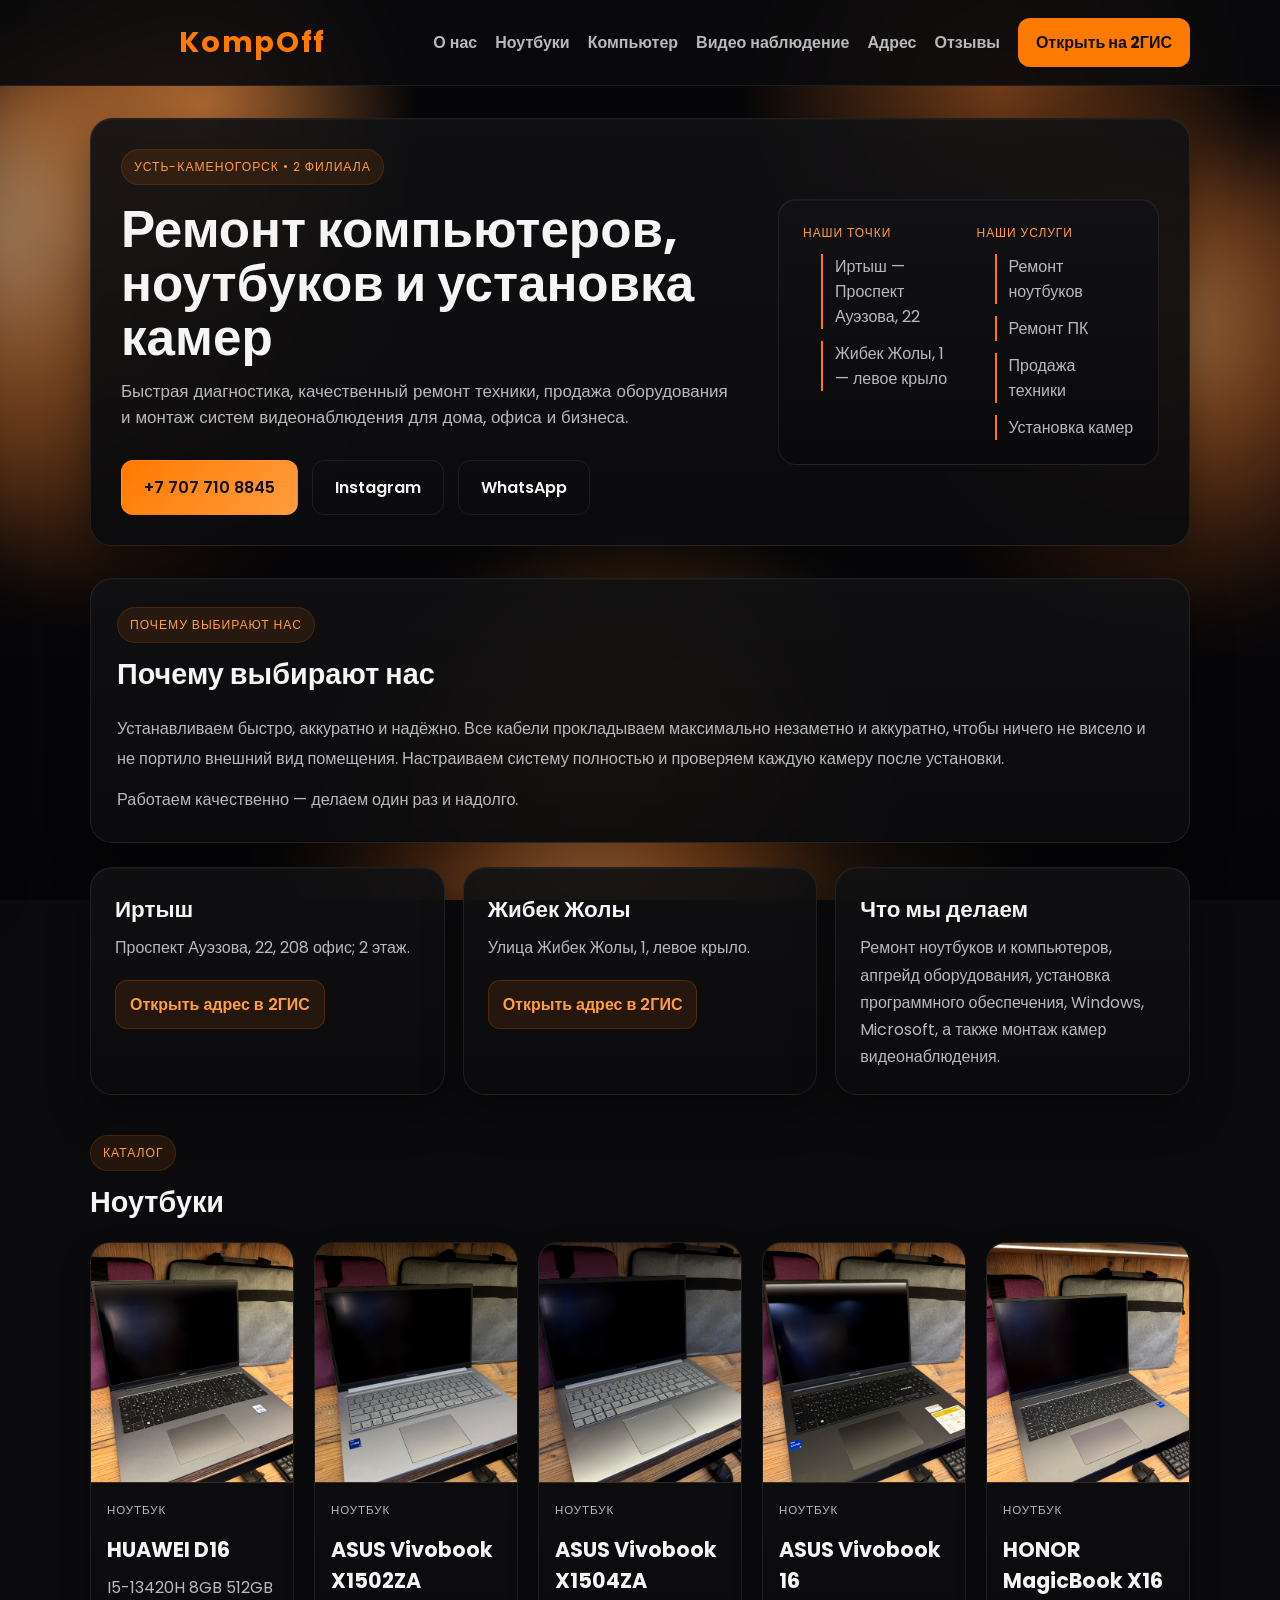
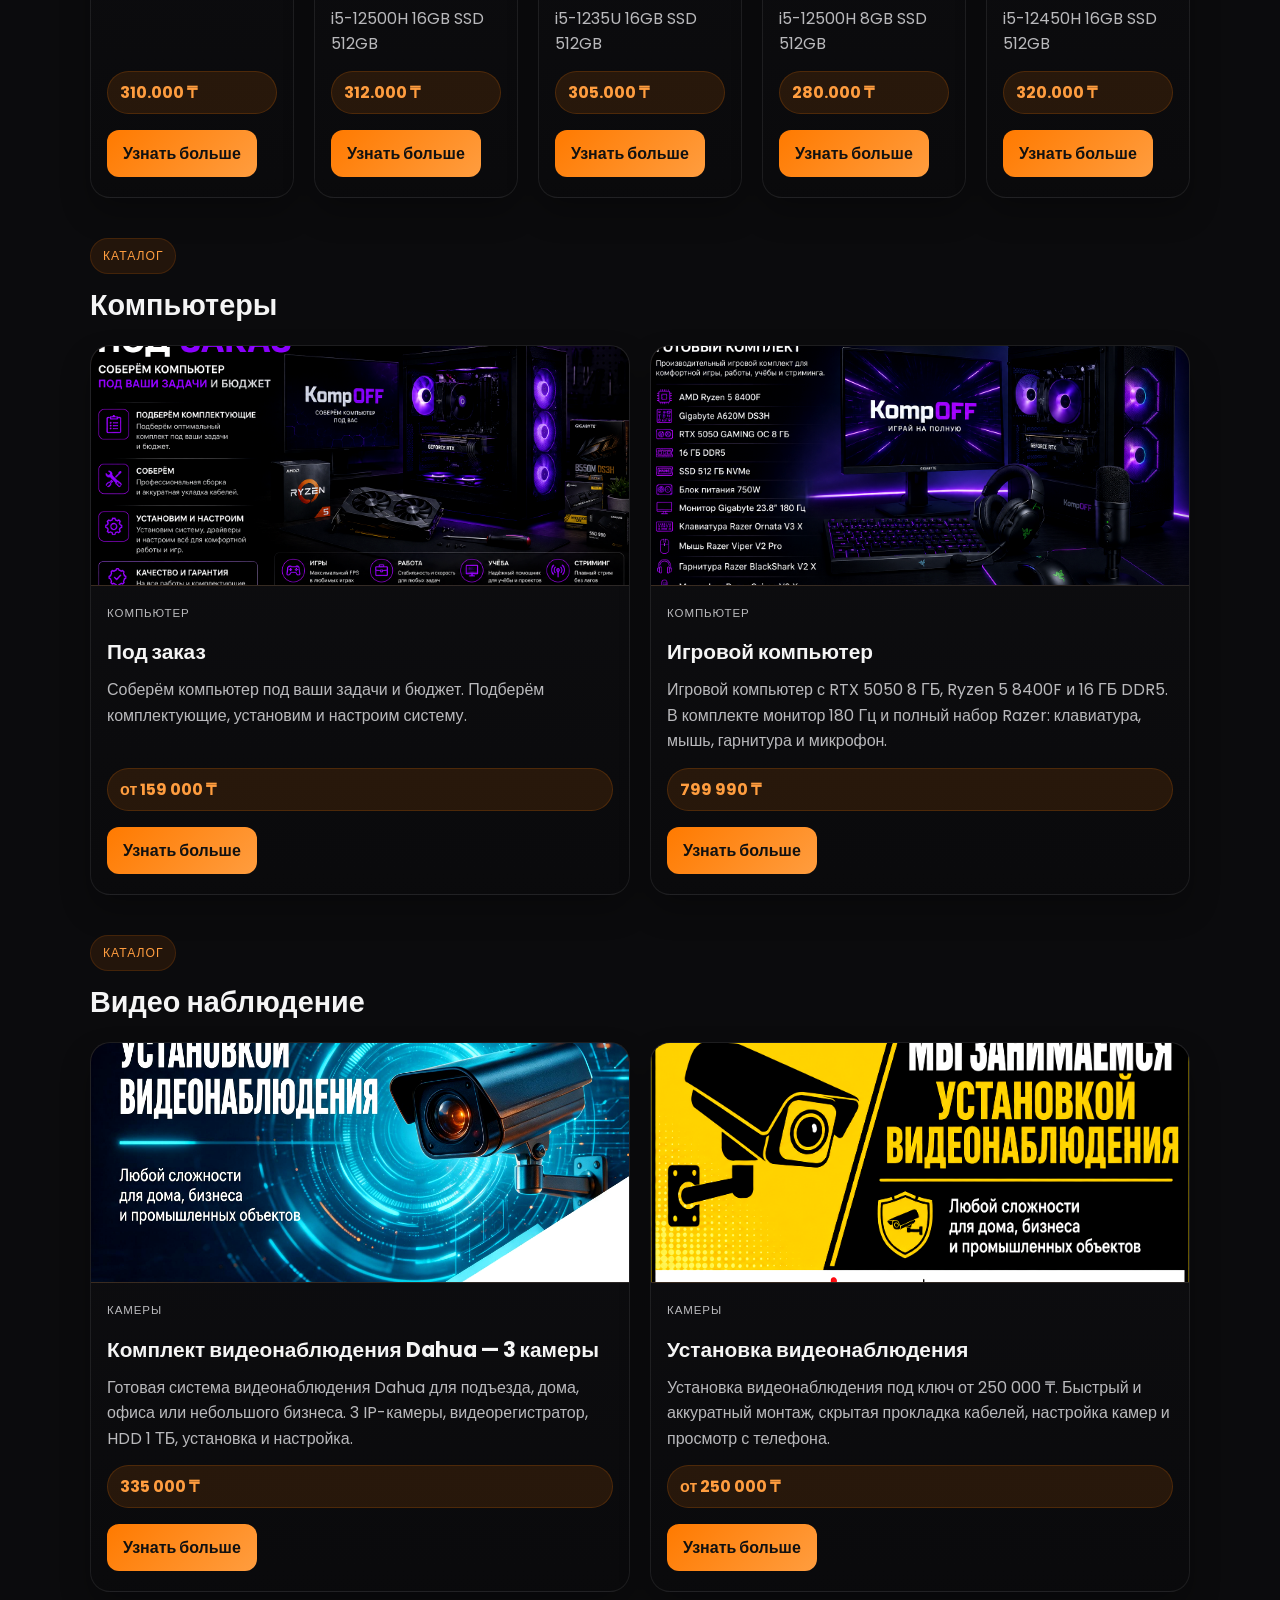
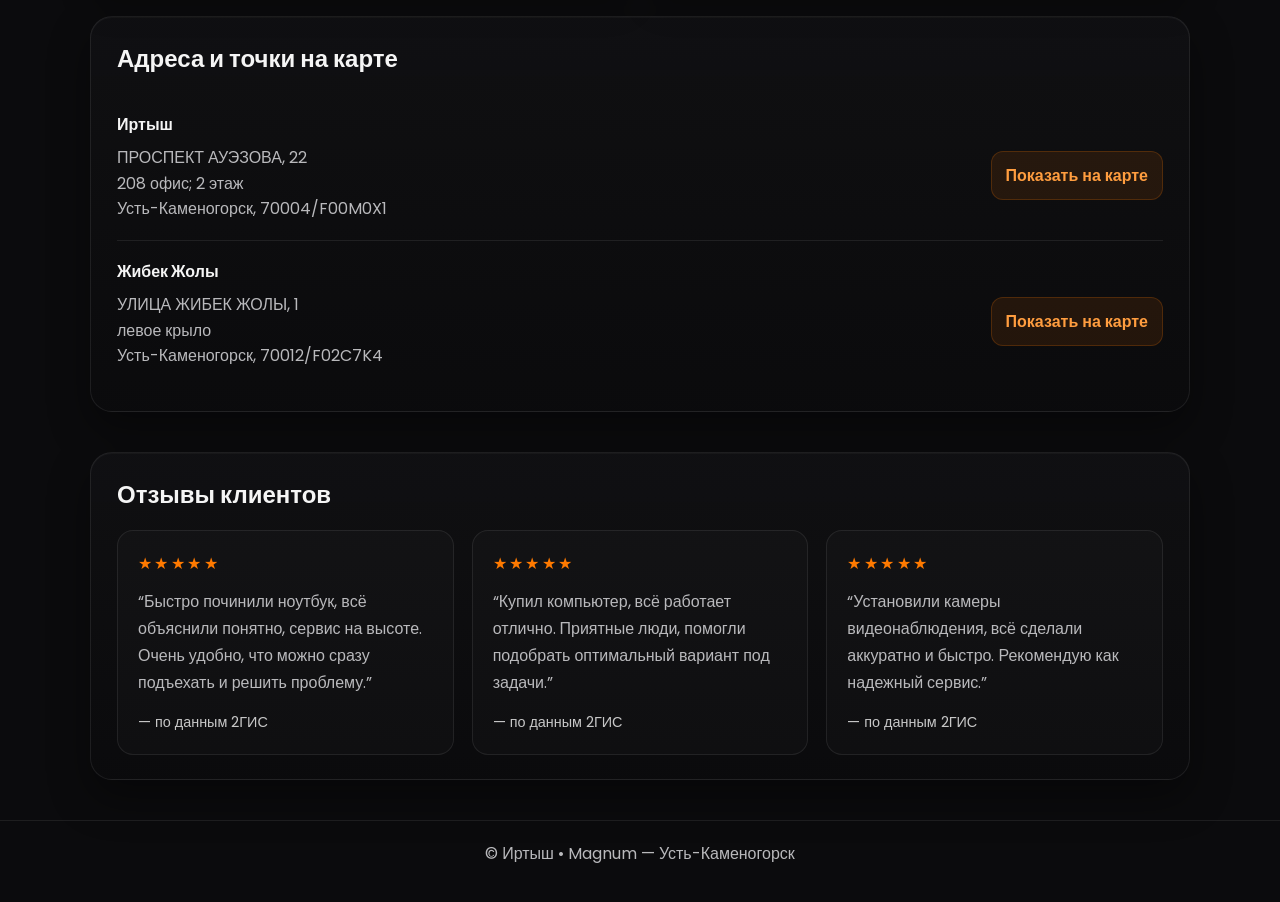
<file: index.html>
<!doctype html>
<html lang="ru">
<head>
  <meta charset="utf-8">
  <meta name="viewport" content="width=device-width, initial-scale=1">
  <title>KompOff</title>
  <link rel="preconnect" href="https://fonts.googleapis.com">
  <link rel="preconnect" href="https://fonts.gstatic.com" crossorigin>
  <link href="https://fonts.googleapis.com/css2?family=Poppins:wght@300;400;600;700&display=swap" rel="stylesheet">
  <link rel="stylesheet" href="styles.css">
</head>
<body>
  <div class="ambient-backdrop" aria-hidden="true">
    <span class="ambient blob-one"></span>
    <span class="ambient blob-two"></span>
    <span class="ambient blob-three"></span>
    <span class="ambient glow-line glow-line-one"></span>
    <span class="ambient glow-line glow-line-two"></span>
  </div>
  <header class="topbar">
    <div class="container nav">
      <button class="mobile-menu-toggle" type="button" aria-label="Открыть меню" aria-expanded="false">
        <span class="burger-mark" aria-hidden="true">
          <span class="bar"></span>
          <span class="bar"></span>
          <span class="bar"></span>
        </span>
        <span class="home-mark" aria-hidden="true">
          <span class="roof"></span>
          <span class="body"></span>
        </span>
      </button>
      <div class="brand">KompOff</div>
      <nav class="main-nav" aria-label="Основная навигация">
        <a href="#about">О нас</a>
        <a href="#laptops">Ноутбуки</a>
        <a href="#computers">Компьютер</a>
        <a href="#cctv">Видео наблюдение</a>
        <a href="#location">Адрес</a>
        <a href="#reviews">Отзывы</a>
      </nav>
      <a class="call-btn" href="https://go.2gis.com/ii20y" target="_blank" rel="noreferrer">Открыть на 2ГИС</a>
    </div>

    <div class="mobile-menu-backdrop" id="mobileMenuBackdrop"></div>
    <div class="mobile-menu-panel" id="mobileMenu">
      <button class="mobile-menu-close" type="button" aria-label="Закрыть меню">
        <svg viewBox="0 0 24 24" aria-hidden="true">
          <path d="M15 18L9 12L15 6"/>
        </svg>
      </button>
      <nav class="mobile-menu-nav" aria-label="Мобильная навигация">
        <a href="#about">О нас</a>
        <a href="#laptops">Ноутбуки</a>
        <a href="#computers">Компьютер</a>
        <a href="#cctv">Видео наблюдение</a>
        <a href="#location">Адрес</a>
        <a href="#reviews">Отзывы</a>
        <a href="https://go.2gis.com/ii20y" target="_blank" rel="noreferrer">Открыть 2ГИС</a>
        <a href="tel:+77077108845">Позвонить</a>
        <a href="http://wa.me/77077108845" target="_blank" rel="noreferrer">WhatsApp</a>
        <a href="https://www.instagram.com/kompoff_ukg?igsi=MTZrczJrdXZyaGUwdg==" target="_blank" rel="noreferrer">Instagram</a>
      </nav>
    </div>
  </header>

  <main class="container">
    <section id="about" class="hero card">
      <div class="hero-copy">
        <span class="tag">Усть-Каменогорск • 2 филиала</span>
        <h1>Ремонт компьютеров, ноутбуков и установка камер</h1>
        <p>
          Быстрая диагностика, качественный ремонт техники, продажа оборудования и монтаж систем видеонаблюдения для дома, офиса и бизнеса.
        </p>
        <div class="actions">
          <a class="btn primary" href="tel:+77077108845">+7 707 710 8845</a>
          <a class="btn secondary" href="https://www.instagram.com/kompoff_ukg?igsi=MTZrczJrdXZyaGUwdg==" target="_blank" rel="noreferrer">Instagram</a>
          <a class="btn secondary" href="http://wa.me/77077108845" target="_blank" rel="noreferrer">WhatsApp</a>
        </div>
      </div>
      <div class="hero-panel">
        <div class="panel-box split">
          <div class="points">
            <div class="mini-label">Наши точки</div>
            <ul>
              <li>Иртыш — Проспект Ауэзова, 22</li>
              <li>Жибек Жолы, 1 — левое крыло</li>
            </ul>
          </div>
          <div class="services-list">
            <div class="mini-label">Наши услуги</div>
            <ul>
              <li>Ремонт ноутбуков</li>
              <li>Ремонт ПК</li>
              <li>Продажа техники</li>
              <li>Установка камер</li>
            </ul>
          </div>
        </div>
      </div>
    </section>

    <section class="card why-us">

      <div class="section-heading">
        <span class="tag">Почему выбирают нас</span>
        <h2>Почему выбирают нас</h2>
      </div>
      <div class="why-us-content">
        <p>Устанавливаем быстро, аккуратно и надёжно. Все кабели прокладываем максимально незаметно и аккуратно, чтобы ничего не висело и не портило внешний вид помещения. Настраиваем систему полностью и проверяем каждую камеру после установки.</p>
        <p>Работаем качественно — делаем один раз и надолго.</p>
      </div>
    </section>

    <section class="cards-grid">
      <article class="card feature">
        <h3>Иртыш</h3>
        <p>Проспект Ауэзова, 22, 208 офис; 2 этаж.</p>
        <a class="mini-link" href="https://go.2gis.com/LLdqb" target="_blank" rel="noreferrer">Открыть адрес в 2ГИС</a>
      </article>
      <article class="card feature">
        <h3>Жибек Жолы</h3>
        <p>Улица Жибек Жолы, 1, левое крыло.</p>
        <a class="mini-link" href="https://go.2gis.com/ii20y" target="_blank" rel="noreferrer">Открыть адрес в 2ГИС</a>
      </article>
      <article class="card feature">
        <h3>Что мы делаем</h3>
        <p>Ремонт ноутбуков и компьютеров, апгрейд оборудования, установка программного обеспечения, Windows, Microsoft, а также монтаж камер видеонаблюдения.</p>
      </article>
    </section>

    <section id="laptops" class="product-section">
      <div class="section-heading">
        <span class="tag">Каталог</span>
        <h2>Ноутбуки</h2>
      </div>

      <div class="product-grid product-grid-laptops">
        <article class="product-card">
          <div class="product-image">
            <img class="product-photo" src="assets/IMG_2234.jpg" alt="HUAWEI D16">
          </div>
          <div class="product-meta">
            <p class="product-label">Ноутбук</p>
            <h3>HUAWEI D16</h3>
            <p>I5-13420H 8GB 512GB</p>
            <div class="product-price">310.000 ₸</div>
            <div class="product-actions">
              <a class="product-btn" href="huawei-d16.html">Узнать больше</a>
            </div>
          </div>
        </article>

        <article class="product-card">
          <div class="product-image">
            <img class="product-photo" src="assets/IMG_2233.jpg" alt="ASUS Vivobook X1502ZA">
          </div>
          <div class="product-meta">
            <p class="product-label">Ноутбук</p>
            <h3>ASUS Vivobook X1502ZA</h3>
            <p>i5-12500H 16GB SSD 512GB</p>
            <div class="product-price">312.000 ₸</div>
            <div class="product-actions">
              <a class="product-btn" href="asus-vivobook-x1502za.html">Узнать больше</a>
            </div>
          </div>
        </article>

        <article class="product-card">
          <div class="product-image">
            <img class="product-photo" src="assets/IMG_2231.jpg" alt="ASUS Vivobook X1504ZA">
          </div>
          <div class="product-meta">
            <p class="product-label">Ноутбук</p>
            <h3>ASUS Vivobook X1504ZA</h3>
            <p>i5-1235U 16GB SSD 512GB</p>
            <div class="product-price">305.000 ₸</div>
            <div class="product-actions">
              <a class="product-btn" href="asus-vivobook-x1504za.html">Узнать больше</a>
            </div>
          </div>
        </article>

        <article class="product-card">
          <div class="product-image">
            <img class="product-photo" src="assets/IMG_2229.jpg" alt="ASUS Vivobook 16">
          </div>
          <div class="product-meta">
            <p class="product-label">Ноутбук</p>
            <h3>ASUS Vivobook 16</h3>
            <p>i5-12500H 8GB SSD 512GB</p>
            <div class="product-price">280.000 ₸</div>
            <div class="product-actions">
              <a class="product-btn" href="asus-vivobook-16.html">Узнать больше</a>
            </div>
          </div>
        </article>

        <article class="product-card">
          <div class="product-image">
            <img class="product-photo" src="assets/IMG_2228.jpg" alt="HONOR MagicBook X16">
          </div>
          <div class="product-meta">
            <p class="product-label">Ноутбук</p>
            <h3>HONOR MagicBook X16</h3>
            <p>i5-12450H 16GB SSD 512GB</p>
            <div class="product-price">320.000 ₸</div>
            <div class="product-actions">
              <a class="product-btn" href="honor-magicbook-x16.html">Узнать больше</a>
            </div>
          </div>
        </article>
      </div>
    </section>

    <section id="computers" class="product-section">
      <div class="section-heading">
        <span class="tag">Каталог</span>
        <h2>Компьютеры</h2>
      </div>

      <div class="product-grid product-grid-computers">
        <article class="product-card">
          <div class="product-image">
            <img class="product-photo" src="assets/457.png" alt="Компьютер под заказ">
          </div>
          <div class="product-meta">
            <p class="product-label">Компьютер</p>
            <h3>Под заказ</h3>
            <p>Соберём компьютер под ваши задачи и бюджет. Подберём комплектующие, установим и настроим систему.</p>
            <div class="product-price">от 159 000 ₸</div>
            <div class="product-actions">
              <a class="product-btn" href="computer-pod-zakaz.html">Узнать больше</a>
            </div>
          </div>
        </article>

        <article class="product-card">
          <div class="product-image">
            <img class="product-photo" src="assets/456.png" alt="Игровой компьютер с RTX 5050">
          </div>
          <div class="product-meta">
            <p class="product-label">Компьютер</p>
            <h3>Игровой компьютер</h3>
            <p>Игровой компьютер с RTX 5050 8 ГБ, Ryzen 5 8400F и 16 ГБ DDR5. В комплекте монитор 180 Гц и полный набор Razer: клавиатура, мышь, гарнитура и микрофон.</p>
            <div class="product-price">799 990 ₸</div>
            <div class="product-actions">
              <a class="product-btn" href="igrovoy-kompyuter.html">Узнать больше</a>
            </div>
          </div>
        </article>
      </div>
    </section>

    <section id="cctv" class="product-section">
      <div class="section-heading">
        <span class="tag">Каталог</span>
        <h2>Видео наблюдение</h2>
      </div>

      <div class="product-grid product-grid-cctv">
        <article class="product-card">
          <div class="product-image">
            <img class="product-photo" src="assets/IMG_2242.JPG" alt="Комплект видеонаблюдения Dahua — 3 камеры">
          </div>
          <div class="product-meta">
            <p class="product-label">Камеры</p>
            <h3>Комплект видеонаблюдения Dahua — 3 камеры</h3>
            <p>Готовая система видеонаблюдения Dahua для подъезда, дома, офиса или небольшого бизнеса. 3 IP-камеры, видеорегистратор, HDD 1 ТБ, установка и настройка.</p>
            <div class="product-price">335 000 ₸</div>
            <div class="product-actions">
              <a class="product-btn" href="dahua-3-kamery.html">Узнать больше</a>
            </div>
          </div>
        </article>

        <article class="product-card">
          <div class="product-image">
            <img class="product-photo" src="assets/F59FEB14-4A5E-401F-A14F-D2E7AB291D93.PNG" alt="Установка видеонаблюдения под ключ">
          </div>
          <div class="product-meta">
            <p class="product-label">Камеры</p>
            <h3>Установка видеонаблюдения</h3>
            <p>Установка видеонаблюдения под ключ от 250 000 ₸. Быстрый и аккуратный монтаж, скрытая прокладка кабелей, настройка камер и просмотр с телефона.</p>
            <div class="product-price">от 250 000 ₸</div>
            <div class="product-actions">
              <a class="product-btn" href="videonablyudenie-pod-klyuch.html">Узнать больше</a>
            </div>
          </div>
        </article>
      </div>
    </section>

    <section id="location" class="card location-box">
      <h2>Адреса и точки на карте</h2>

      <a class="location-item location-link" href="https://go.2gis.com/LLdqb" target="_blank" rel="noreferrer">
        <div>
          <strong>Иртыш</strong>
          <p>ПРОСПЕКТ АУЭЗОВА, 22<br>208 офис; 2 этаж<br>Усть-Каменогорск, 70004/F00M0X1</p>
        </div>
        <span class="map-btn">Показать на карте</span>
      </a>

      <a class="location-item location-link" href="https://go.2gis.com/ii20y" target="_blank" rel="noreferrer">
        <div>
          <strong>Жибек Жолы</strong>
          <p>УЛИЦА ЖИБЕК ЖОЛЫ, 1<br>левое крыло<br>Усть-Каменогорск, 70012/F02C7K4</p>
        </div>
        <span class="map-btn">Показать на карте</span>
      </a>
    </section>

    <section id="reviews" class="card reviews-box">
      <h2>Отзывы клиентов</h2>
      <div class="reviews-grid">
        <article class="review-card">
          <div class="stars">★★★★★</div>
          <p>“Быстро починили ноутбук, всё объяснили понятно, сервис на высоте. Очень удобно, что можно сразу подъехать и решить проблему.”</p>
          <span>— по данным 2ГИС</span>
        </article>
        <article class="review-card">
          <div class="stars">★★★★★</div>
          <p>“Купил компьютер, всё работает отлично. Приятные люди, помогли подобрать оптимальный вариант под задачи.”</p>
          <span>— по данным 2ГИС</span>
        </article>
        <article class="review-card">
          <div class="stars">★★★★★</div>
          <p>“Установили камеры видеонаблюдения, всё сделали аккуратно и быстро. Рекомендую как надежный сервис.”</p>
          <span>— по данным 2ГИС</span>
        </article>
      </div>
    </section>
  </main>

  <footer class="footer">
    <div class="container">© Иртыш • Magnum — Усть-Каменогорск</div>
  </footer>

  <script src="script.js"></script>
</body>
</html>
</file>
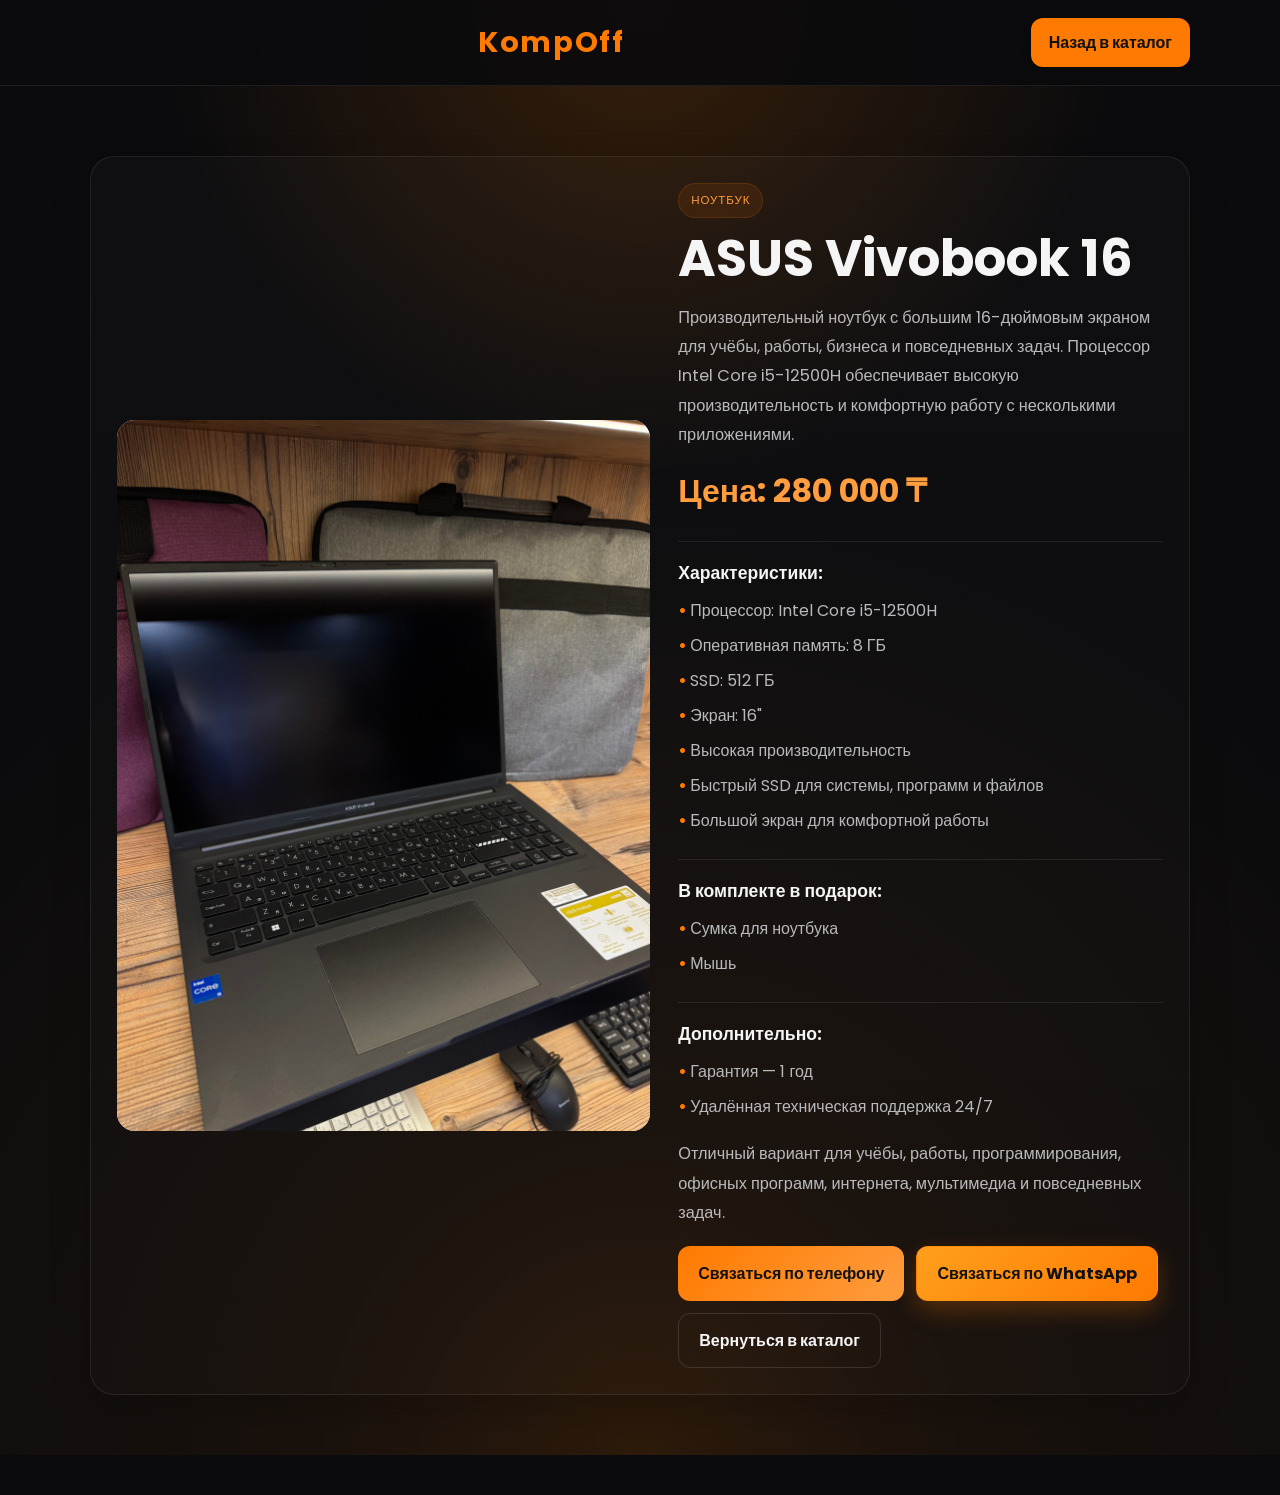
<file: asus-vivobook-16.html>
<!doctype html>
<html lang="ru">
<head>
  <meta charset="utf-8">
  <meta name="viewport" content="width=device-width, initial-scale=1">
  <title>ASUS Vivobook 16 — KompOff</title>
  <link rel="preconnect" href="https://fonts.googleapis.com">
  <link rel="preconnect" href="https://fonts.gstatic.com" crossorigin>
  <link href="https://fonts.googleapis.com/css2?family=Poppins:wght@300;400;600;700&display=swap" rel="stylesheet">
  <link rel="stylesheet" href="styles.css">
  <style>
    body {
      background:
        radial-gradient(circle at bottom, rgba(255,122,0,0.14), rgba(255,122,0,0.06) 20%, transparent 60%),
        radial-gradient(circle at top, rgba(255,122,0,0.18), transparent 30%),
        #0b0b0d;
    }

    .product-page {
      max-width: 1100px;
      margin: 40px auto;
      padding: 30px 0 60px;
    }

    .product-detail {
      display: grid;
      grid-template-columns: 1.1fr 1fr;
      gap: 28px;
      align-items: center;
      background: linear-gradient(180deg, rgba(255,255,255,0.02), rgba(255,255,255,0.01));
      border: 1px solid rgba(255,255,255,0.08);
      border-radius: 24px;
      padding: 26px;
      box-shadow: 0 18px 40px rgba(0,0,0,0.18);
    }

    .product-detail-image {
      width: 100%;
      min-height: 420px;
      display: flex;
      align-items: center;
      justify-content: center;
      border-radius: 18px;
      background: linear-gradient(180deg, #f3f3f3, #e9e9e9);
      overflow: hidden;
    }

    .product-detail-image img {
      width: 100%;
      height: 100%;
      object-fit: contain;
      display: block;
    }

    .detail-info {
      color: var(--text);
    }

    .detail-kicker {
      display: inline-block;
      background: rgba(255,122,0,0.1);
      color: var(--accent-2);
      border: 1px solid rgba(255,122,0,0.15);
      border-radius: 999px;
      padding: 8px 12px;
      font-size: 0.72rem;
      letter-spacing: 0.08em;
      text-transform: uppercase;
      margin-bottom: 12px;
    }

    .detail-info h1 {
      font-size: clamp(2.2rem, 4vw, 3.2rem);
      margin: 0 0 14px;
      line-height: 1.1;
    }

    .detail-description {
      color: var(--muted);
      font-size: 1.02rem;
      line-height: 1.8;
      margin-bottom: 18px;
    }

    .detail-price {
      font-size: 2rem;
      font-weight: 700;
      color: var(--accent-2);
      margin: 18px 0 20px;
    }

    .detail-section {
      margin-top: 26px;
      padding-top: 18px;
      border-top: 1px solid rgba(255,255,255,0.08);
    }

    .detail-section h3 {
      margin: 0 0 12px;
      font-size: 1.1rem;
      color: var(--text);
    }

    .detail-features,
    .detail-bonus,
    .detail-extra {
      list-style: none;
      padding: 0;
      margin: 0;
      display: grid;
      gap: 10px;
      color: var(--muted);
    }

    .detail-features li::before,
    .detail-bonus li::before,
    .detail-extra li::before {
      content: "• ";
      color: var(--accent);
      font-weight: 700;
    }

    .detail-actions {
      display: flex;
      flex-wrap: wrap;
      gap: 12px;
      margin-top: 18px;
    }

    .detail-btn {
      display: inline-flex;
      align-items: center;
      justify-content: center;
      text-decoration: none;
      border-radius: 12px;
      padding: 14px 20px;
      font-weight: 700;
    }

    .detail-btn.primary {
      background: linear-gradient(135deg, var(--accent), var(--accent-2));
      color: #111;
    }

    .detail-btn.secondary {
      border: 1px solid rgba(255,255,255,0.12);
      color: var(--text);
      background: transparent;
    }

    .detail-btn.whatsapp {
      background: linear-gradient(135deg, #ff9f1c, #ff7a00);
      color: #111;
      border: 1px solid rgba(255,122,0,0.25);
      box-shadow: 0 10px 24px rgba(255, 122, 0, 0.25);
    }

    @media (max-width: 760px) {
      .product-detail {
        grid-template-columns: 1fr;
      }

      .product-detail-image {
        min-height: 280px;
      }
    }
  </style>
</head>
<body>
  <header class="topbar">
    <div class="container nav">
      <div class="brand">KompOff</div>
      <a class="call-btn" href="index.html">Назад в каталог</a>
    </div>
  </header>

  <main class="product-page container">
    <section class="product-detail">
      <div class="product-detail-image">
        <img src="assets/IMG_2229.jpg" alt="ASUS Vivobook 16">
      </div>

      <div class="detail-info">
        <span class="detail-kicker">Ноутбук</span>
        <h1>ASUS Vivobook 16</h1>
        <p class="detail-description">
          Производительный ноутбук с большим 16-дюймовым экраном для учёбы, работы, бизнеса и повседневных задач. Процессор Intel Core i5-12500H обеспечивает высокую производительность и комфортную работу с несколькими приложениями.
        </p>
        <div class="detail-price">Цена: 280 000 ₸</div>

        <div class="detail-section">
          <h3>Характеристики:</h3>
          <ul class="detail-features">
            <li>Процессор: Intel Core i5-12500H</li>
            <li>Оперативная память: 8 ГБ</li>
            <li>SSD: 512 ГБ</li>
            <li>Экран: 16&quot;</li>
            <li>Высокая производительность</li>
            <li>Быстрый SSD для системы, программ и файлов</li>
            <li>Большой экран для комфортной работы</li>
          </ul>
        </div>

        <div class="detail-section">
          <h3>В комплекте в подарок:</h3>
          <ul class="detail-bonus">
            <li>Сумка для ноутбука</li>
            <li>Мышь</li>
          </ul>
        </div>

        <div class="detail-section">
          <h3>Дополнительно:</h3>
          <ul class="detail-extra">
            <li>Гарантия — 1 год</li>
            <li>Удалённая техническая поддержка 24/7</li>
          </ul>
        </div>

        <p class="detail-description" style="margin-top: 20px;">
          Отличный вариант для учёбы, работы, программирования, офисных программ, интернета, мультимедиа и повседневных задач.
        </p>

        <div class="detail-actions">
          <a class="detail-btn primary" href="tel:+77077108845">Связаться по телефону</a>
          <a class="detail-btn whatsapp" href="http://wa.me/77077108845" target="_blank" rel="noreferrer">Связаться по WhatsApp</a>
          <a class="detail-btn secondary" href="index.html">Вернуться в каталог</a>
        </div>
      </div>
    </section>
  </main>
</body>
</html>
</file>
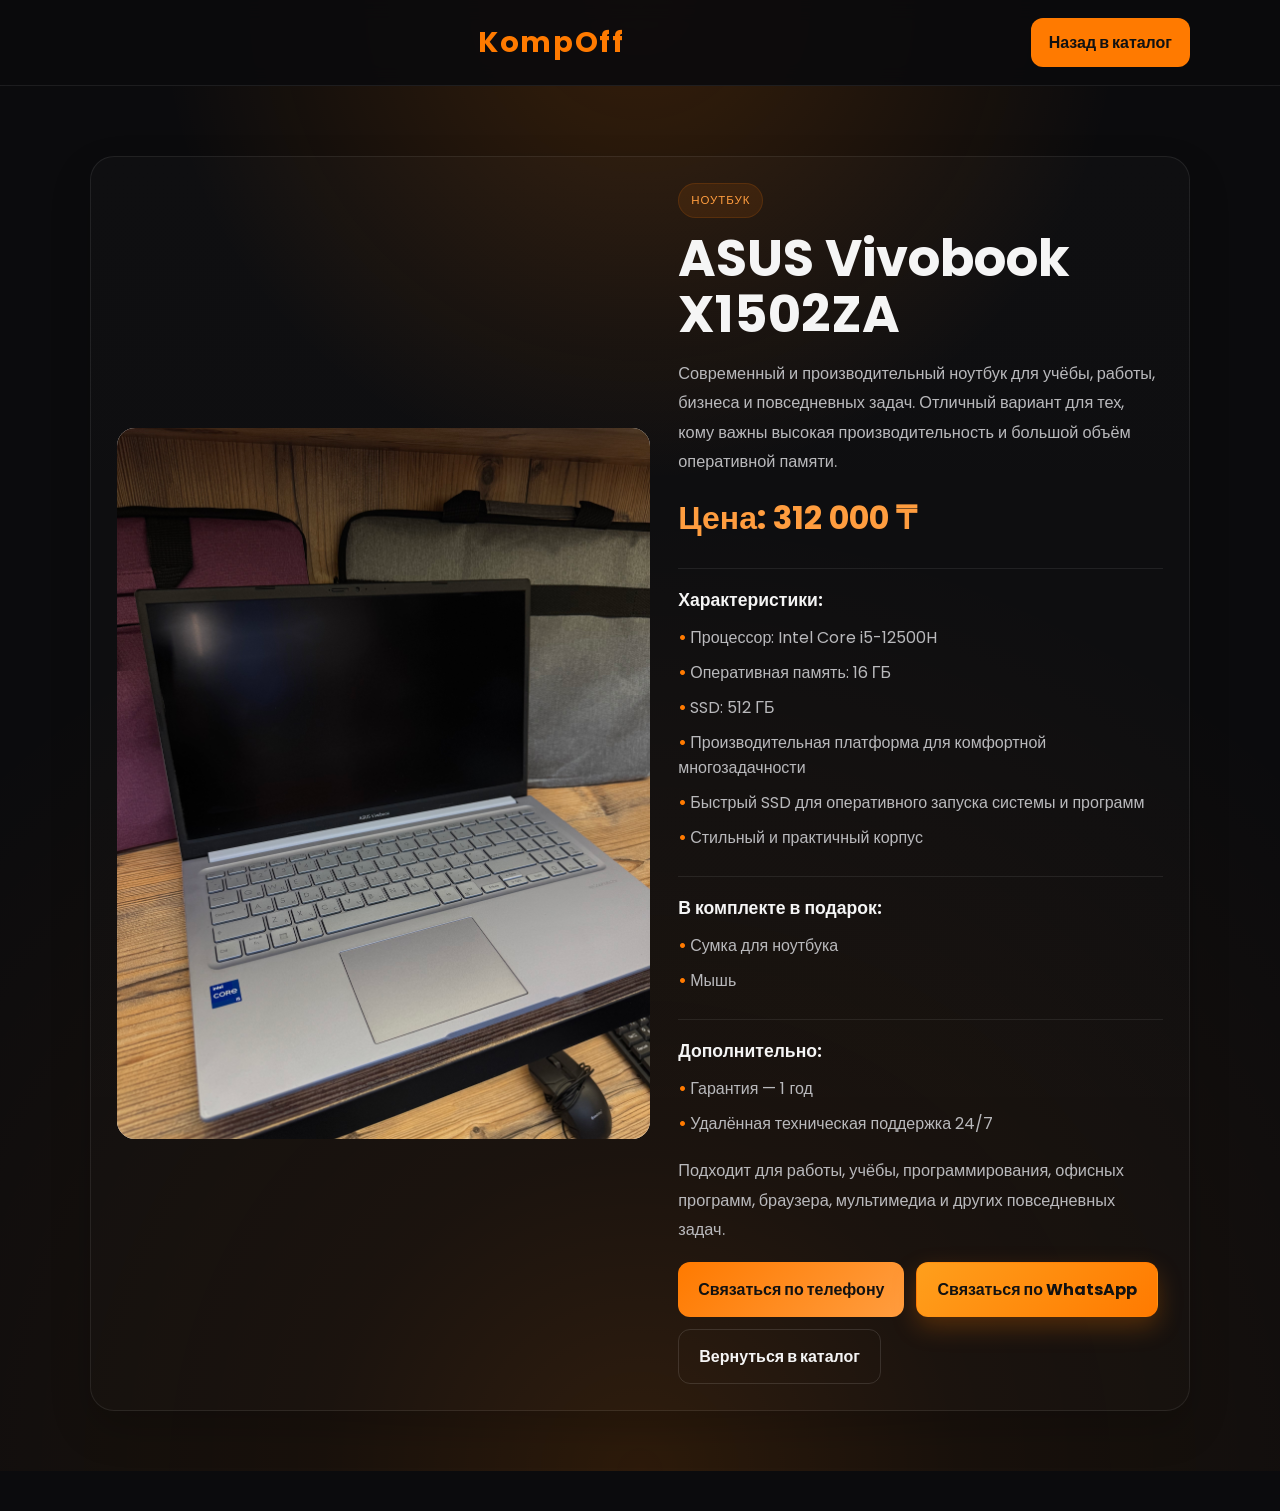
<file: asus-vivobook-x1502za.html>
<!doctype html>
<html lang="ru">
<head>
  <meta charset="utf-8">
  <meta name="viewport" content="width=device-width, initial-scale=1">
  <title>ASUS Vivobook X1502ZA — KompOff</title>
  <link rel="preconnect" href="https://fonts.googleapis.com">
  <link rel="preconnect" href="https://fonts.gstatic.com" crossorigin>
  <link href="https://fonts.googleapis.com/css2?family=Poppins:wght@300;400;600;700&display=swap" rel="stylesheet">
  <link rel="stylesheet" href="styles.css">
  <style>
    body {
      background:
        radial-gradient(circle at bottom, rgba(255,122,0,0.14), rgba(255,122,0,0.06) 20%, transparent 60%),
        radial-gradient(circle at top, rgba(255,122,0,0.18), transparent 30%),
        #0b0b0d;
    }

    .product-page {
      max-width: 1100px;
      margin: 40px auto;
      padding: 30px 0 60px;
    }

    .product-detail {
      display: grid;
      grid-template-columns: 1.1fr 1fr;
      gap: 28px;
      align-items: center;
      background: linear-gradient(180deg, rgba(255,255,255,0.02), rgba(255,255,255,0.01));
      border: 1px solid rgba(255,255,255,0.08);
      border-radius: 24px;
      padding: 26px;
      box-shadow: 0 18px 40px rgba(0,0,0,0.18);
    }

    .product-detail-image {
      width: 100%;
      min-height: 420px;
      display: flex;
      align-items: center;
      justify-content: center;
      border-radius: 18px;
      background: linear-gradient(180deg, #f3f3f3, #e9e9e9);
      overflow: hidden;
    }

    .product-detail-image img {
      width: 100%;
      height: 100%;
      object-fit: contain;
      display: block;
    }

    .detail-info {
      color: var(--text);
    }

    .detail-kicker {
      display: inline-block;
      background: rgba(255,122,0,0.1);
      color: var(--accent-2);
      border: 1px solid rgba(255,122,0,0.15);
      border-radius: 999px;
      padding: 8px 12px;
      font-size: 0.72rem;
      letter-spacing: 0.08em;
      text-transform: uppercase;
      margin-bottom: 12px;
    }

    .detail-info h1 {
      font-size: clamp(2.2rem, 4vw, 3.2rem);
      margin: 0 0 14px;
      line-height: 1.1;
    }

    .detail-description {
      color: var(--muted);
      font-size: 1.02rem;
      line-height: 1.8;
      margin-bottom: 18px;
    }

    .detail-price {
      font-size: 2rem;
      font-weight: 700;
      color: var(--accent-2);
      margin: 18px 0 20px;
    }

    .detail-section {
      margin-top: 26px;
      padding-top: 18px;
      border-top: 1px solid rgba(255,255,255,0.08);
    }

    .detail-section h3 {
      margin: 0 0 12px;
      font-size: 1.1rem;
      color: var(--text);
    }

    .detail-features,
    .detail-bonus,
    .detail-extra {
      list-style: none;
      padding: 0;
      margin: 0;
      display: grid;
      gap: 10px;
      color: var(--muted);
    }

    .detail-features li::before,
    .detail-bonus li::before,
    .detail-extra li::before {
      content: "• ";
      color: var(--accent);
      font-weight: 700;
    }

    .detail-actions {
      display: flex;
      flex-wrap: wrap;
      gap: 12px;
      margin-top: 18px;
    }

    .detail-btn {
      display: inline-flex;
      align-items: center;
      justify-content: center;
      text-decoration: none;
      border-radius: 12px;
      padding: 14px 20px;
      font-weight: 700;
    }

    .detail-btn.primary {
      background: linear-gradient(135deg, var(--accent), var(--accent-2));
      color: #111;
    }

    .detail-btn.secondary {
      border: 1px solid rgba(255,255,255,0.12);
      color: var(--text);
      background: transparent;
    }

    .detail-btn.whatsapp {
      background: linear-gradient(135deg, #ff9f1c, #ff7a00);
      color: #111;
      border: 1px solid rgba(255,122,0,0.25);
      box-shadow: 0 10px 24px rgba(255, 122, 0, 0.25);
    }

    @media (max-width: 760px) {
      .product-detail {
        grid-template-columns: 1fr;
      }

      .product-detail-image {
        min-height: 280px;
      }
    }
  </style>
</head>
<body>
  <header class="topbar">
    <div class="container nav">
      <div class="brand">KompOff</div>
      <a class="call-btn" href="index.html">Назад в каталог</a>
    </div>
  </header>

  <main class="product-page container">
    <section class="product-detail">
      <div class="product-detail-image">
        <img src="assets/IMG_2233.jpg" alt="ASUS Vivobook X1502ZA">
      </div>

      <div class="detail-info">
        <span class="detail-kicker">Ноутбук</span>
        <h1>ASUS Vivobook X1502ZA</h1>
        <p class="detail-description">
          Современный и производительный ноутбук для учёбы, работы, бизнеса и повседневных задач. Отличный вариант для тех, кому важны высокая производительность и большой объём оперативной памяти.
        </p>
        <div class="detail-price">Цена: 312 000 ₸</div>

        <div class="detail-section">
          <h3>Характеристики:</h3>
          <ul class="detail-features">
            <li>Процессор: Intel Core i5-12500H</li>
            <li>Оперативная память: 16 ГБ</li>
            <li>SSD: 512 ГБ</li>
            <li>Производительная платформа для комфортной многозадачности</li>
            <li>Быстрый SSD для оперативного запуска системы и программ</li>
            <li>Стильный и практичный корпус</li>
          </ul>
        </div>

        <div class="detail-section">
          <h3>В комплекте в подарок:</h3>
          <ul class="detail-bonus">
            <li>Сумка для ноутбука</li>
            <li>Мышь</li>
          </ul>
        </div>

        <div class="detail-section">
          <h3>Дополнительно:</h3>
          <ul class="detail-extra">
            <li>Гарантия — 1 год</li>
            <li>Удалённая техническая поддержка 24/7</li>
          </ul>
        </div>

        <p class="detail-description" style="margin-top: 20px;">
          Подходит для работы, учёбы, программирования, офисных программ, браузера, мультимедиа и других повседневных задач.
        </p>

        <div class="detail-actions">
          <a class="detail-btn primary" href="tel:+77077108845">Связаться по телефону</a>
          <a class="detail-btn whatsapp" href="http://wa.me/77077108845" target="_blank" rel="noreferrer">Связаться по WhatsApp</a>
          <a class="detail-btn secondary" href="index.html">Вернуться в каталог</a>
        </div>
      </div>
    </section>
  </main>
</body>
</html>
</file>
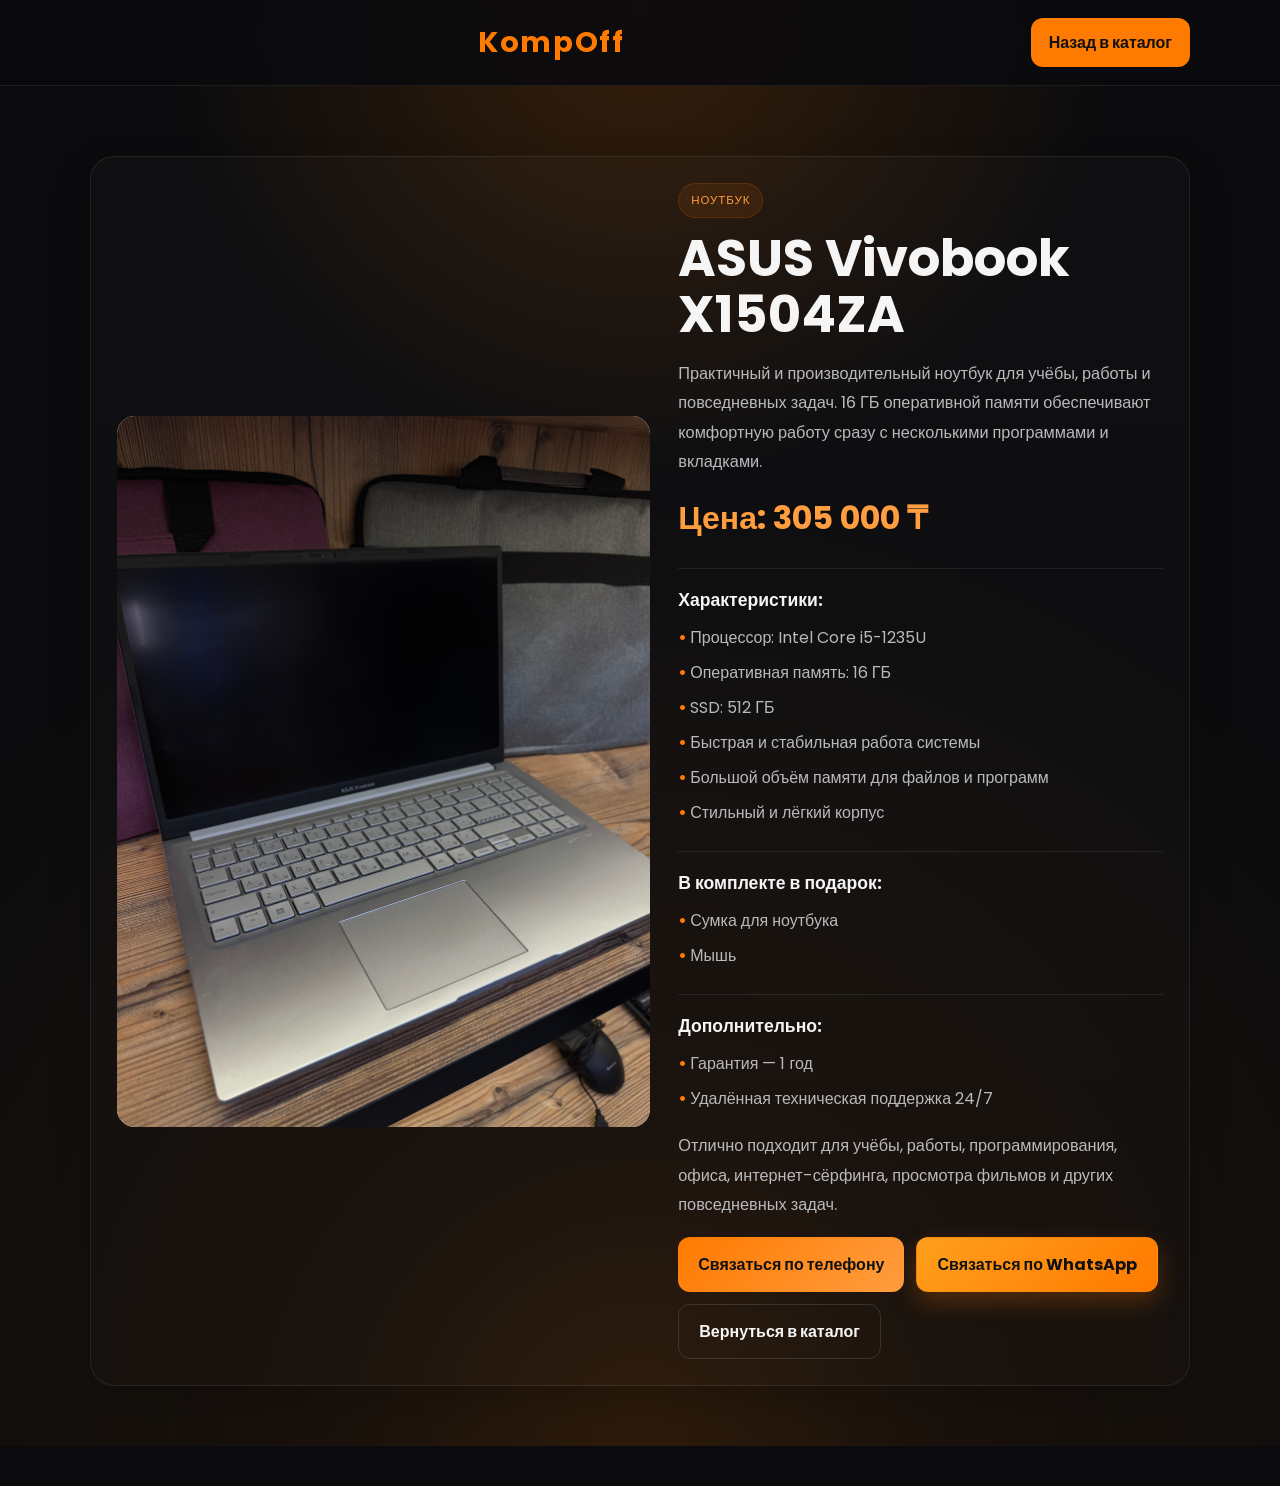
<file: asus-vivobook-x1504za.html>
<!doctype html>
<html lang="ru">
<head>
  <meta charset="utf-8">
  <meta name="viewport" content="width=device-width, initial-scale=1">
  <title>ASUS Vivobook X1504ZA — KompOff</title>
  <link rel="preconnect" href="https://fonts.googleapis.com">
  <link rel="preconnect" href="https://fonts.gstatic.com" crossorigin>
  <link href="https://fonts.googleapis.com/css2?family=Poppins:wght@300;400;600;700&display=swap" rel="stylesheet">
  <link rel="stylesheet" href="styles.css">
  <style>
    body {
      background:
        radial-gradient(circle at bottom, rgba(255,122,0,0.14), rgba(255,122,0,0.06) 20%, transparent 60%),
        radial-gradient(circle at top, rgba(255,122,0,0.18), transparent 30%),
        #0b0b0d;
    }

    .product-page {
      max-width: 1100px;
      margin: 40px auto;
      padding: 30px 0 60px;
    }

    .product-detail {
      display: grid;
      grid-template-columns: 1.1fr 1fr;
      gap: 28px;
      align-items: center;
      background: linear-gradient(180deg, rgba(255,255,255,0.02), rgba(255,255,255,0.01));
      border: 1px solid rgba(255,255,255,0.08);
      border-radius: 24px;
      padding: 26px;
      box-shadow: 0 18px 40px rgba(0,0,0,0.18);
    }

    .product-detail-image {
      width: 100%;
      min-height: 420px;
      display: flex;
      align-items: center;
      justify-content: center;
      border-radius: 18px;
      background: linear-gradient(180deg, #f3f3f3, #e9e9e9);
      overflow: hidden;
    }

    .product-detail-image img {
      width: 100%;
      height: 100%;
      object-fit: contain;
      display: block;
    }

    .detail-info {
      color: var(--text);
    }

    .detail-kicker {
      display: inline-block;
      background: rgba(255,122,0,0.1);
      color: var(--accent-2);
      border: 1px solid rgba(255,122,0,0.15);
      border-radius: 999px;
      padding: 8px 12px;
      font-size: 0.72rem;
      letter-spacing: 0.08em;
      text-transform: uppercase;
      margin-bottom: 12px;
    }

    .detail-info h1 {
      font-size: clamp(2.2rem, 4vw, 3.2rem);
      margin: 0 0 14px;
      line-height: 1.1;
    }

    .detail-description {
      color: var(--muted);
      font-size: 1.02rem;
      line-height: 1.8;
      margin-bottom: 18px;
    }

    .detail-price {
      font-size: 2rem;
      font-weight: 700;
      color: var(--accent-2);
      margin: 18px 0 20px;
    }

    .detail-section {
      margin-top: 26px;
      padding-top: 18px;
      border-top: 1px solid rgba(255,255,255,0.08);
    }

    .detail-section h3 {
      margin: 0 0 12px;
      font-size: 1.1rem;
      color: var(--text);
    }

    .detail-features,
    .detail-bonus,
    .detail-extra {
      list-style: none;
      padding: 0;
      margin: 0;
      display: grid;
      gap: 10px;
      color: var(--muted);
    }

    .detail-features li::before,
    .detail-bonus li::before,
    .detail-extra li::before {
      content: "• ";
      color: var(--accent);
      font-weight: 700;
    }

    .detail-actions {
      display: flex;
      flex-wrap: wrap;
      gap: 12px;
      margin-top: 18px;
    }

    .detail-btn {
      display: inline-flex;
      align-items: center;
      justify-content: center;
      text-decoration: none;
      border-radius: 12px;
      padding: 14px 20px;
      font-weight: 700;
    }

    .detail-btn.primary {
      background: linear-gradient(135deg, var(--accent), var(--accent-2));
      color: #111;
    }

    .detail-btn.secondary {
      border: 1px solid rgba(255,255,255,0.12);
      color: var(--text);
      background: transparent;
    }

    .detail-btn.whatsapp {
      background: linear-gradient(135deg, #ff9f1c, #ff7a00);
      color: #111;
      border: 1px solid rgba(255,122,0,0.25);
      box-shadow: 0 10px 24px rgba(255, 122, 0, 0.25);
    }

    @media (max-width: 760px) {
      .product-detail {
        grid-template-columns: 1fr;
      }

      .product-detail-image {
        min-height: 280px;
      }
    }
  </style>
</head>
<body>
  <header class="topbar">
    <div class="container nav">
      <div class="brand">KompOff</div>
      <a class="call-btn" href="index.html">Назад в каталог</a>
    </div>
  </header>

  <main class="product-page container">
    <section class="product-detail">
      <div class="product-detail-image">
        <img src="assets/IMG_2231.jpg" alt="ASUS Vivobook X1504ZA">
      </div>

      <div class="detail-info">
        <span class="detail-kicker">Ноутбук</span>
        <h1>ASUS Vivobook X1504ZA</h1>
        <p class="detail-description">
          Практичный и производительный ноутбук для учёбы, работы и повседневных задач. 16 ГБ оперативной памяти обеспечивают комфортную работу сразу с несколькими программами и вкладками.
        </p>
        <div class="detail-price">Цена: 305 000 ₸</div>

        <div class="detail-section">
          <h3>Характеристики:</h3>
          <ul class="detail-features">
            <li>Процессор: Intel Core i5-1235U</li>
            <li>Оперативная память: 16 ГБ</li>
            <li>SSD: 512 ГБ</li>
            <li>Быстрая и стабильная работа системы</li>
            <li>Большой объём памяти для файлов и программ</li>
            <li>Стильный и лёгкий корпус</li>
          </ul>
        </div>

        <div class="detail-section">
          <h3>В комплекте в подарок:</h3>
          <ul class="detail-bonus">
            <li>Сумка для ноутбука</li>
            <li>Мышь</li>
          </ul>
        </div>

        <div class="detail-section">
          <h3>Дополнительно:</h3>
          <ul class="detail-extra">
            <li>Гарантия — 1 год</li>
            <li>Удалённая техническая поддержка 24/7</li>
          </ul>
        </div>

        <p class="detail-description" style="margin-top: 20px;">
          Отлично подходит для учёбы, работы, программирования, офиса, интернет-сёрфинга, просмотра фильмов и других повседневных задач.
        </p>

        <div class="detail-actions">
          <a class="detail-btn primary" href="tel:+77077108845">Связаться по телефону</a>
          <a class="detail-btn whatsapp" href="http://wa.me/77077108845" target="_blank" rel="noreferrer">Связаться по WhatsApp</a>
          <a class="detail-btn secondary" href="index.html">Вернуться в каталог</a>
        </div>
      </div>
    </section>
  </main>
</body>
</html>
</file>
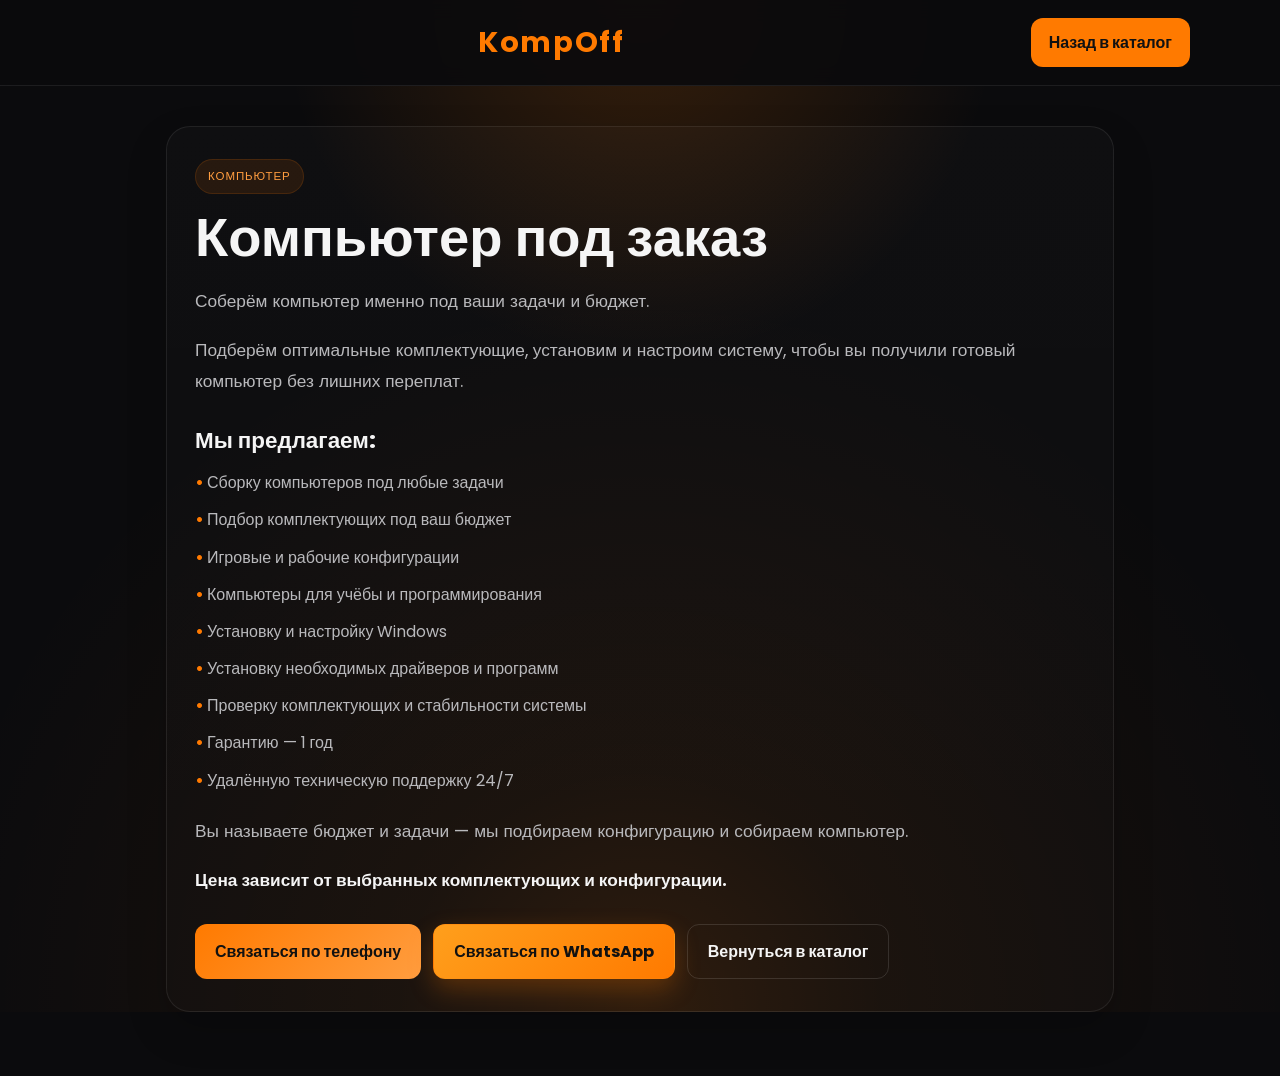
<file: computer-pod-zakaz.html>
<!doctype html>
<html lang="ru">
<head>
  <meta charset="utf-8">
  <meta name="viewport" content="width=device-width, initial-scale=1">
  <title>Компьютер под заказ — KompOff</title>
  <link rel="preconnect" href="https://fonts.googleapis.com">
  <link rel="preconnect" href="https://fonts.gstatic.com" crossorigin>
  <link href="https://fonts.googleapis.com/css2?family=Poppins:wght@300;400;600;700&display=swap" rel="stylesheet">
  <link rel="stylesheet" href="styles.css">
  <style>
    body {
      background:
        radial-gradient(circle at bottom, rgba(255,122,0,0.14), rgba(255,122,0,0.06) 20%, transparent 60%),
        radial-gradient(circle at top, rgba(255,122,0,0.18), transparent 30%),
        #0b0b0d;
    }

    .page-shell {
      max-width: 980px;
      margin: 40px auto 64px;
      padding: 0 16px;
    }

    .detail-panel {
      background: linear-gradient(180deg, rgba(255,255,255,0.02), rgba(255,255,255,0.01));
      border: 1px solid rgba(255,255,255,0.08);
      border-radius: 24px;
      padding: 32px 28px;
      box-shadow: 0 18px 40px rgba(0,0,0,0.18);
    }

    .detail-kicker {
      display: inline-block;
      background: rgba(255,122,0,0.1);
      color: var(--accent-2);
      border: 1px solid rgba(255,122,0,0.15);
      border-radius: 999px;
      padding: 8px 12px;
      font-size: 0.72rem;
      letter-spacing: 0.08em;
      text-transform: uppercase;
      margin-bottom: 14px;
    }

    h1 {
      margin: 0 0 18px;
      font-size: clamp(2.2rem, 5vw, 3.4rem);
      line-height: 1.1;
    }

    .lead {
      color: var(--muted);
      font-size: 1.08rem;
      line-height: 1.8;
      margin: 0 0 18px;
    }

    .detail-panel h2 {
      margin: 26px 0 12px;
      font-size: 1.4rem;
    }

    .detail-panel ul {
      list-style: none;
      padding: 0;
      margin: 0;
      display: grid;
      gap: 10px;
      color: var(--muted);
      line-height: 1.7;
    }

    .detail-panel li::before {
      content: "• ";
      color: var(--accent);
      font-weight: 700;
    }

    .detail-panel strong {
      color: var(--text);
    }

    .cta-row {
      margin-top: 28px;
      display: flex;
      flex-wrap: wrap;
      gap: 12px;
    }

    .detail-btn {
      display: inline-flex;
      align-items: center;
      justify-content: center;
      text-decoration: none;
      border-radius: 12px;
      padding: 14px 20px;
      font-weight: 700;
      transition: transform 0.2s ease;
    }

    .detail-btn:hover {
      transform: translateY(-1px);
    }

    .detail-btn.primary {
      background: linear-gradient(135deg, var(--accent), var(--accent-2));
      color: #111;
    }

    .detail-btn.whatsapp {
      background: linear-gradient(135deg, #ff9f1c, #ff7a00);
      color: #111;
      border: 1px solid rgba(255,122,0,0.25);
      box-shadow: 0 10px 24px rgba(255, 122, 0, 0.25);
    }

    .detail-btn.secondary {
      border: 1px solid rgba(255,255,255,0.12);
      color: var(--text);
      background: transparent;
    }
  </style>
</head>
<body>
  <header class="topbar">
    <div class="container nav">
      <div class="brand">KompOff</div>
      <a class="call-btn" href="index.html">Назад в каталог</a>
    </div>
  </header>

  <main class="page-shell">
    <section class="detail-panel">
      <span class="detail-kicker">Компьютер</span>
      <h1>Компьютер под заказ</h1>

      <p class="lead">
        Соберём компьютер именно под ваши задачи и бюджет.
      </p>

      <p class="lead">
        Подберём оптимальные комплектующие, установим и настроим систему, чтобы вы получили готовый компьютер без лишних переплат.
      </p>

      <h2>Мы предлагаем:</h2>
      <ul>
        <li>Сборку компьютеров под любые задачи</li>
        <li>Подбор комплектующих под ваш бюджет</li>
        <li>Игровые и рабочие конфигурации</li>
        <li>Компьютеры для учёбы и программирования</li>
        <li>Установку и настройку Windows</li>
        <li>Установку необходимых драйверов и программ</li>
        <li>Проверку комплектующих и стабильности системы</li>
        <li>Гарантию — 1 год</li>
        <li>Удалённую техническую поддержку 24/7</li>
      </ul>

      <p class="lead" style="margin-top: 22px;">
        Вы называете бюджет и задачи — мы подбираем конфигурацию и собираем компьютер.
      </p>

      <p class="lead"><strong>Цена зависит от выбранных комплектующих и конфигурации.</strong></p>

      <div class="cta-row">
        <a class="detail-btn primary" href="tel:+77077108845">Связаться по телефону</a>
        <a class="detail-btn whatsapp" href="http://wa.me/77077108845" target="_blank" rel="noreferrer">Связаться по WhatsApp</a>
        <a class="detail-btn secondary" href="index.html">Вернуться в каталог</a>
      </div>
    </section>
  </main>
</body>
</html>
</file>
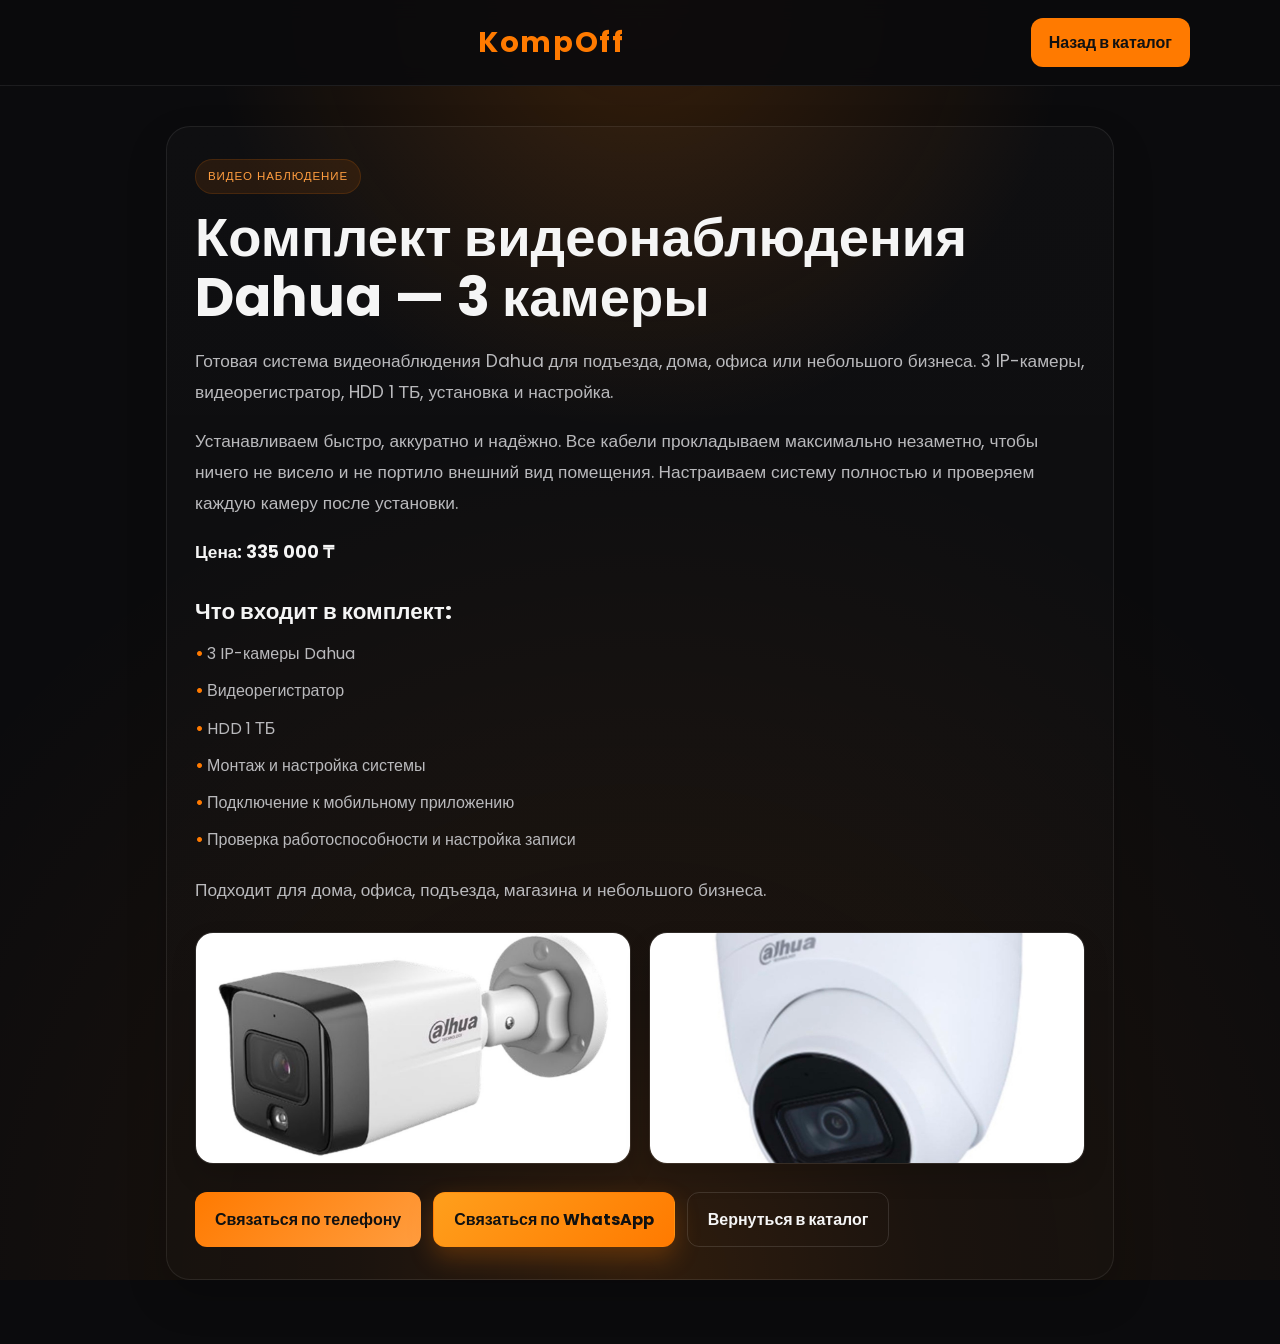
<file: dahua-3-kamery.html>
<!doctype html>
<html lang="ru">
<head>
  <meta charset="utf-8">
  <meta name="viewport" content="width=device-width, initial-scale=1">
  <title>Комплект видеонаблюдения Dahua — 3 камеры — KompOff</title>
  <link rel="preconnect" href="https://fonts.googleapis.com">
  <link rel="preconnect" href="https://fonts.gstatic.com" crossorigin>
  <link href="https://fonts.googleapis.com/css2?family=Poppins:wght@300;400;600;700&display=swap" rel="stylesheet">
  <link rel="stylesheet" href="styles.css">
  <style>
    body {
      background:
        radial-gradient(circle at bottom, rgba(255,122,0,0.14), rgba(255,122,0,0.06) 20%, transparent 60%),
        radial-gradient(circle at top, rgba(255,122,0,0.18), transparent 30%),
        #0b0b0d;
    }

    .page-shell {
      max-width: 980px;
      margin: 40px auto 64px;
      padding: 0 16px;
    }

    .detail-panel {
      background: linear-gradient(180deg, rgba(255,255,255,0.02), rgba(255,255,255,0.01));
      border: 1px solid rgba(255,255,255,0.08);
      border-radius: 24px;
      padding: 32px 28px;
      box-shadow: 0 18px 40px rgba(0,0,0,0.18);
    }

    .detail-kicker {
      display: inline-block;
      background: rgba(255,122,0,0.1);
      color: var(--accent-2);
      border: 1px solid rgba(255,122,0,0.15);
      border-radius: 999px;
      padding: 8px 12px;
      font-size: 0.72rem;
      letter-spacing: 0.08em;
      text-transform: uppercase;
      margin-bottom: 14px;
    }

    h1 {
      margin: 0 0 18px;
      font-size: clamp(2.2rem, 5vw, 3.4rem);
      line-height: 1.1;
    }

    .lead {
      color: var(--muted);
      font-size: 1.08rem;
      line-height: 1.8;
      margin: 0 0 18px;
    }

    .detail-panel h2 {
      margin: 26px 0 12px;
      font-size: 1.4rem;
    }

    .detail-panel ul {
      list-style: none;
      padding: 0;
      margin: 0;
      display: grid;
      gap: 10px;
      color: var(--muted);
      line-height: 1.7;
    }

    .detail-panel li::before {
      content: "• ";
      color: var(--accent);
      font-weight: 700;
    }

    .detail-panel strong {
      color: var(--text);
    }

    .detail-gallery {
      display: grid;
      grid-template-columns: repeat(2, minmax(0, 1fr));
      gap: 18px;
      margin: 26px 0 18px;
    }

    .detail-gallery-item {
      background: rgba(255,255,255,0.02);
      border: 1px solid rgba(255,255,255,0.08);
      border-radius: 18px;
      overflow: hidden;
      box-shadow: 0 12px 26px rgba(0,0,0,0.14);
    }

    .detail-gallery-item img {
      display: block;
      width: 100%;
      height: 230px;
      object-fit: cover;
      object-position: center;
    }

    .cta-row {
      margin-top: 28px;
      display: flex;
      flex-wrap: wrap;
      gap: 12px;
    }

    .detail-btn {
      display: inline-flex;
      align-items: center;
      justify-content: center;
      text-decoration: none;
      border-radius: 12px;
      padding: 14px 20px;
      font-weight: 700;
      transition: transform 0.2s ease;
    }

    .detail-btn:hover {
      transform: translateY(-1px);
    }

    .detail-btn.primary {
      background: linear-gradient(135deg, var(--accent), var(--accent-2));
      color: #111;
    }

    .detail-btn.whatsapp {
      background: linear-gradient(135deg, #ff9f1c, #ff7a00);
      color: #111;
      border: 1px solid rgba(255,122,0,0.25);
      box-shadow: 0 10px 24px rgba(255, 122, 0, 0.25);
    }

    .detail-btn.secondary {
      border: 1px solid rgba(255,255,255,0.12);
      color: var(--text);
      background: transparent;
    }
  </style>
</head>
<body>
  <header class="topbar">
    <div class="container nav">
      <div class="brand">KompOff</div>
      <a class="call-btn" href="index.html">Назад в каталог</a>
    </div>
  </header>

  <main class="page-shell">
    <section class="detail-panel">
      <span class="detail-kicker">Видео наблюдение</span>
      <h1>Комплект видеонаблюдения Dahua — 3 камеры</h1>

      <p class="lead">
        Готовая система видеонаблюдения Dahua для подъезда, дома, офиса или небольшого бизнеса. 3 IP-камеры, видеорегистратор, HDD 1 ТБ, установка и настройка.
      </p>

      <p class="lead">
        Устанавливаем быстро, аккуратно и надёжно. Все кабели прокладываем максимально незаметно, чтобы ничего не висело и не портило внешний вид помещения. Настраиваем систему полностью и проверяем каждую камеру после установки.
      </p>

      <p class="lead"><strong>Цена: 335 000 ₸</strong></p>

      <h2>Что входит в комплект:</h2>
      <ul>
        <li>3 IP-камеры Dahua</li>
        <li>Видеорегистратор</li>
        <li>HDD 1 ТБ</li>
        <li>Монтаж и настройка системы</li>
        <li>Подключение к мобильному приложению</li>
        <li>Проверка работоспособности и настройка записи</li>
      </ul>

      <p class="lead" style="margin-top: 22px;">
        Подходит для дома, офиса, подъезда, магазина и небольшого бизнеса.
      </p>

      <div class="detail-gallery" aria-label="Фото комплекта Dahua">
        <div class="detail-gallery-item">
          <img src="assets/IMG_2240.jpg" alt="Комплект видеонаблюдения Dahua 1">
        </div>
        <div class="detail-gallery-item">
          <img src="assets/IMG_2241.jpg" alt="Комплект видеонаблюдения Dahua 2">
        </div>
      </div>

      <div class="cta-row">
        <a class="detail-btn primary" href="tel:+77077108845">Связаться по телефону</a>
        <a class="detail-btn whatsapp" href="http://wa.me/77077108845" target="_blank" rel="noreferrer">Связаться по WhatsApp</a>
        <a class="detail-btn secondary" href="index.html">Вернуться в каталог</a>
      </div>
    </section>
  </main>
</body>
</html>
</file>
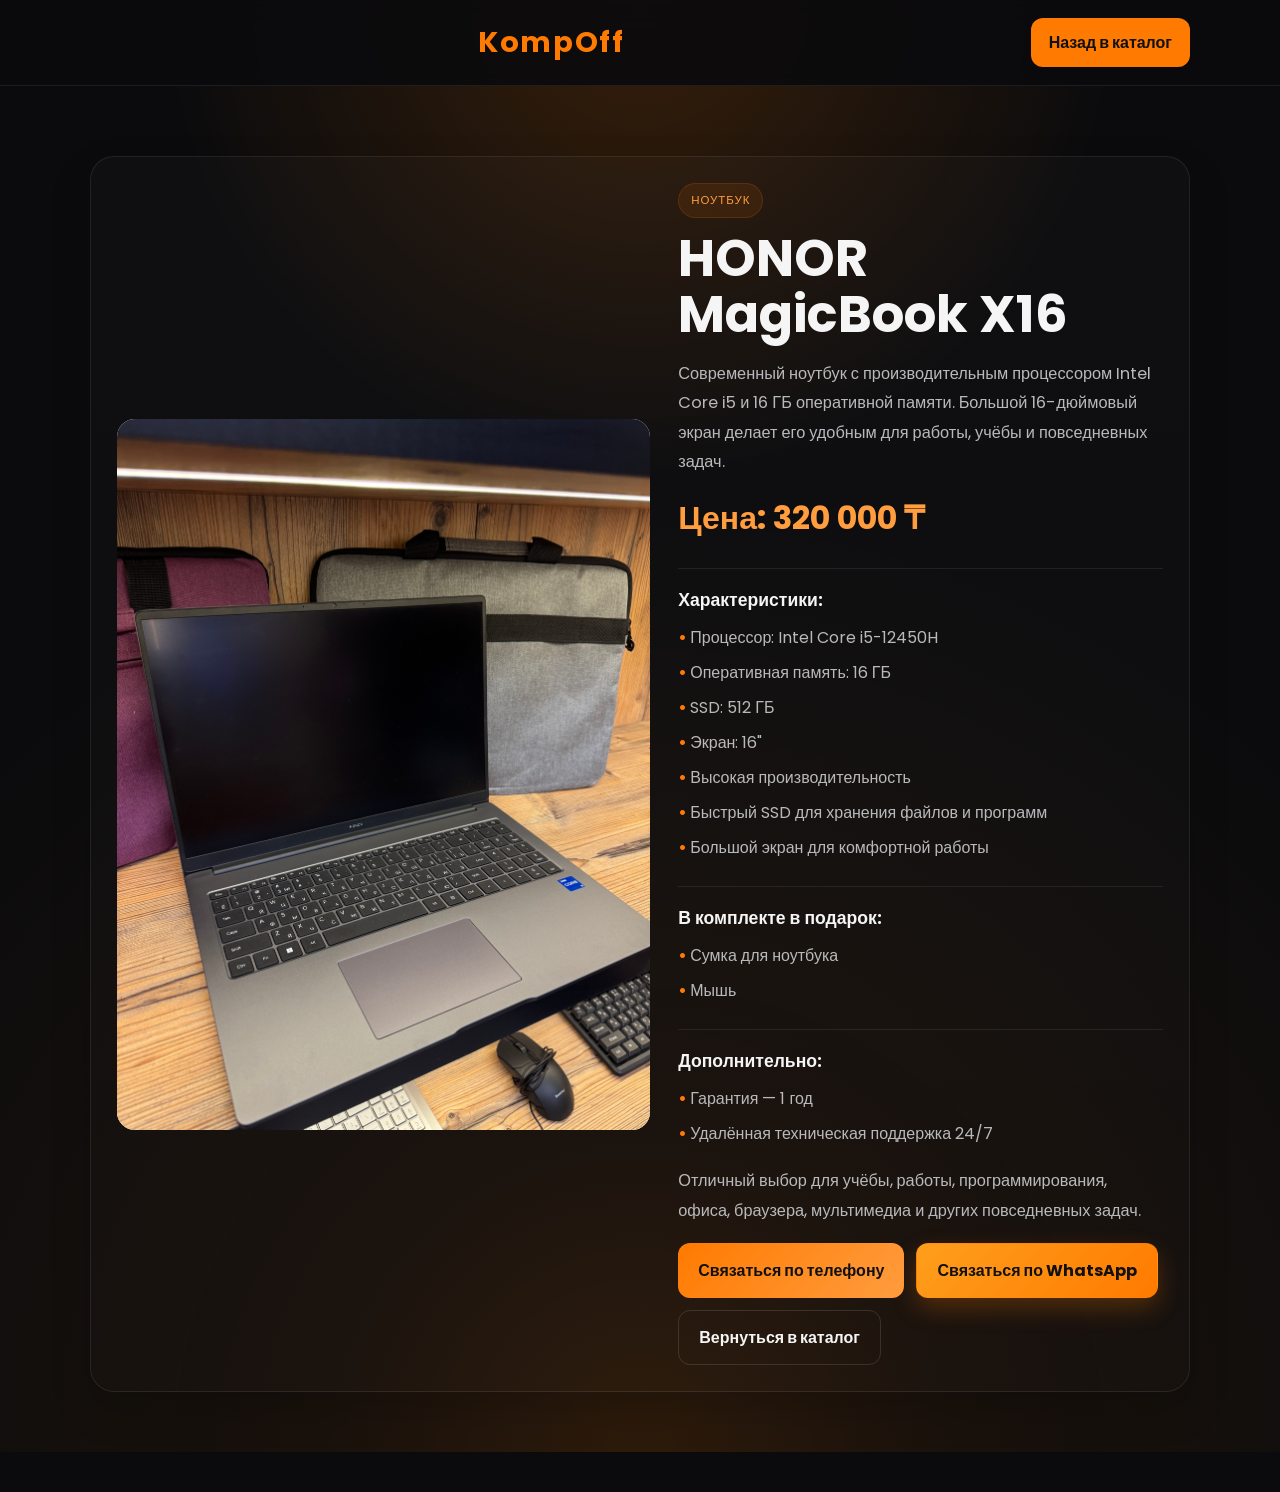
<file: honor-magicbook-x16.html>
<!doctype html>
<html lang="ru">
<head>
  <meta charset="utf-8">
  <meta name="viewport" content="width=device-width, initial-scale=1">
  <title>HONOR MagicBook X16 — KompOff</title>
  <link rel="preconnect" href="https://fonts.googleapis.com">
  <link rel="preconnect" href="https://fonts.gstatic.com" crossorigin>
  <link href="https://fonts.googleapis.com/css2?family=Poppins:wght@300;400;600;700&display=swap" rel="stylesheet">
  <link rel="stylesheet" href="styles.css">
  <style>
    body {
      background:
        radial-gradient(circle at bottom, rgba(255,122,0,0.14), rgba(255,122,0,0.06) 20%, transparent 60%),
        radial-gradient(circle at top, rgba(255,122,0,0.18), transparent 30%),
        #0b0b0d;
    }

    .product-page {
      max-width: 1100px;
      margin: 40px auto;
      padding: 30px 0 60px;
    }

    .product-detail {
      display: grid;
      grid-template-columns: 1.1fr 1fr;
      gap: 28px;
      align-items: center;
      background: linear-gradient(180deg, rgba(255,255,255,0.02), rgba(255,255,255,0.01));
      border: 1px solid rgba(255,255,255,0.08);
      border-radius: 24px;
      padding: 26px;
      box-shadow: 0 18px 40px rgba(0,0,0,0.18);
    }

    .product-detail-image {
      width: 100%;
      min-height: 420px;
      display: flex;
      align-items: center;
      justify-content: center;
      border-radius: 18px;
      background: linear-gradient(180deg, #f3f3f3, #e9e9e9);
      overflow: hidden;
    }

    .product-detail-image img {
      width: 100%;
      height: 100%;
      object-fit: contain;
      display: block;
    }

    .detail-info {
      color: var(--text);
    }

    .detail-kicker {
      display: inline-block;
      background: rgba(255,122,0,0.1);
      color: var(--accent-2);
      border: 1px solid rgba(255,122,0,0.15);
      border-radius: 999px;
      padding: 8px 12px;
      font-size: 0.72rem;
      letter-spacing: 0.08em;
      text-transform: uppercase;
      margin-bottom: 12px;
    }

    .detail-info h1 {
      font-size: clamp(2.2rem, 4vw, 3.2rem);
      margin: 0 0 14px;
      line-height: 1.1;
    }

    .detail-description {
      color: var(--muted);
      font-size: 1.02rem;
      line-height: 1.8;
      margin-bottom: 18px;
    }

    .detail-price {
      font-size: 2rem;
      font-weight: 700;
      color: var(--accent-2);
      margin: 18px 0 20px;
    }

    .detail-section {
      margin-top: 26px;
      padding-top: 18px;
      border-top: 1px solid rgba(255,255,255,0.08);
    }

    .detail-section h3 {
      margin: 0 0 12px;
      font-size: 1.1rem;
      color: var(--text);
    }

    .detail-features,
    .detail-bonus,
    .detail-extra {
      list-style: none;
      padding: 0;
      margin: 0;
      display: grid;
      gap: 10px;
      color: var(--muted);
    }

    .detail-features li::before,
    .detail-bonus li::before,
    .detail-extra li::before {
      content: "• ";
      color: var(--accent);
      font-weight: 700;
    }

    .detail-actions {
      display: flex;
      flex-wrap: wrap;
      gap: 12px;
      margin-top: 18px;
    }

    .detail-btn {
      display: inline-flex;
      align-items: center;
      justify-content: center;
      text-decoration: none;
      border-radius: 12px;
      padding: 14px 20px;
      font-weight: 700;
    }

    .detail-btn.primary {
      background: linear-gradient(135deg, var(--accent), var(--accent-2));
      color: #111;
    }

    .detail-btn.secondary {
      border: 1px solid rgba(255,255,255,0.12);
      color: var(--text);
      background: transparent;
    }

    .detail-btn.whatsapp {
      background: linear-gradient(135deg, #ff9f1c, #ff7a00);
      color: #111;
      border: 1px solid rgba(255,122,0,0.25);
      box-shadow: 0 10px 24px rgba(255, 122, 0, 0.25);
    }

    @media (max-width: 760px) {
      .product-detail {
        grid-template-columns: 1fr;
      }

      .product-detail-image {
        min-height: 280px;
      }
    }
  </style>
</head>
<body>
  <header class="topbar">
    <div class="container nav">
      <div class="brand">KompOff</div>
      <a class="call-btn" href="index.html">Назад в каталог</a>
    </div>
  </header>

  <main class="product-page container">
    <section class="product-detail">
      <div class="product-detail-image">
        <img src="assets/IMG_2228.jpg" alt="HONOR MagicBook X16">
      </div>

      <div class="detail-info">
        <span class="detail-kicker">Ноутбук</span>
        <h1>HONOR MagicBook X16</h1>
        <p class="detail-description">
          Современный ноутбук с производительным процессором Intel Core i5 и 16 ГБ оперативной памяти. Большой 16-дюймовый экран делает его удобным для работы, учёбы и повседневных задач.
        </p>
        <div class="detail-price">Цена: 320 000 ₸</div>

        <div class="detail-section">
          <h3>Характеристики:</h3>
          <ul class="detail-features">
            <li>Процессор: Intel Core i5-12450H</li>
            <li>Оперативная память: 16 ГБ</li>
            <li>SSD: 512 ГБ</li>
            <li>Экран: 16&quot;</li>
            <li>Высокая производительность</li>
            <li>Быстрый SSD для хранения файлов и программ</li>
            <li>Большой экран для комфортной работы</li>
          </ul>
        </div>

        <div class="detail-section">
          <h3>В комплекте в подарок:</h3>
          <ul class="detail-bonus">
            <li>Сумка для ноутбука</li>
            <li>Мышь</li>
          </ul>
        </div>

        <div class="detail-section">
          <h3>Дополнительно:</h3>
          <ul class="detail-extra">
            <li>Гарантия — 1 год</li>
            <li>Удалённая техническая поддержка 24/7</li>
          </ul>
        </div>

        <p class="detail-description" style="margin-top: 20px;">
          Отличный выбор для учёбы, работы, программирования, офиса, браузера, мультимедиа и других повседневных задач.
        </p>

        <div class="detail-actions">
          <a class="detail-btn primary" href="tel:+77077108845">Связаться по телефону</a>
          <a class="detail-btn whatsapp" href="http://wa.me/77077108845" target="_blank" rel="noreferrer">Связаться по WhatsApp</a>
          <a class="detail-btn secondary" href="index.html">Вернуться в каталог</a>
        </div>
      </div>
    </section>
  </main>
</body>
</html>
</file>
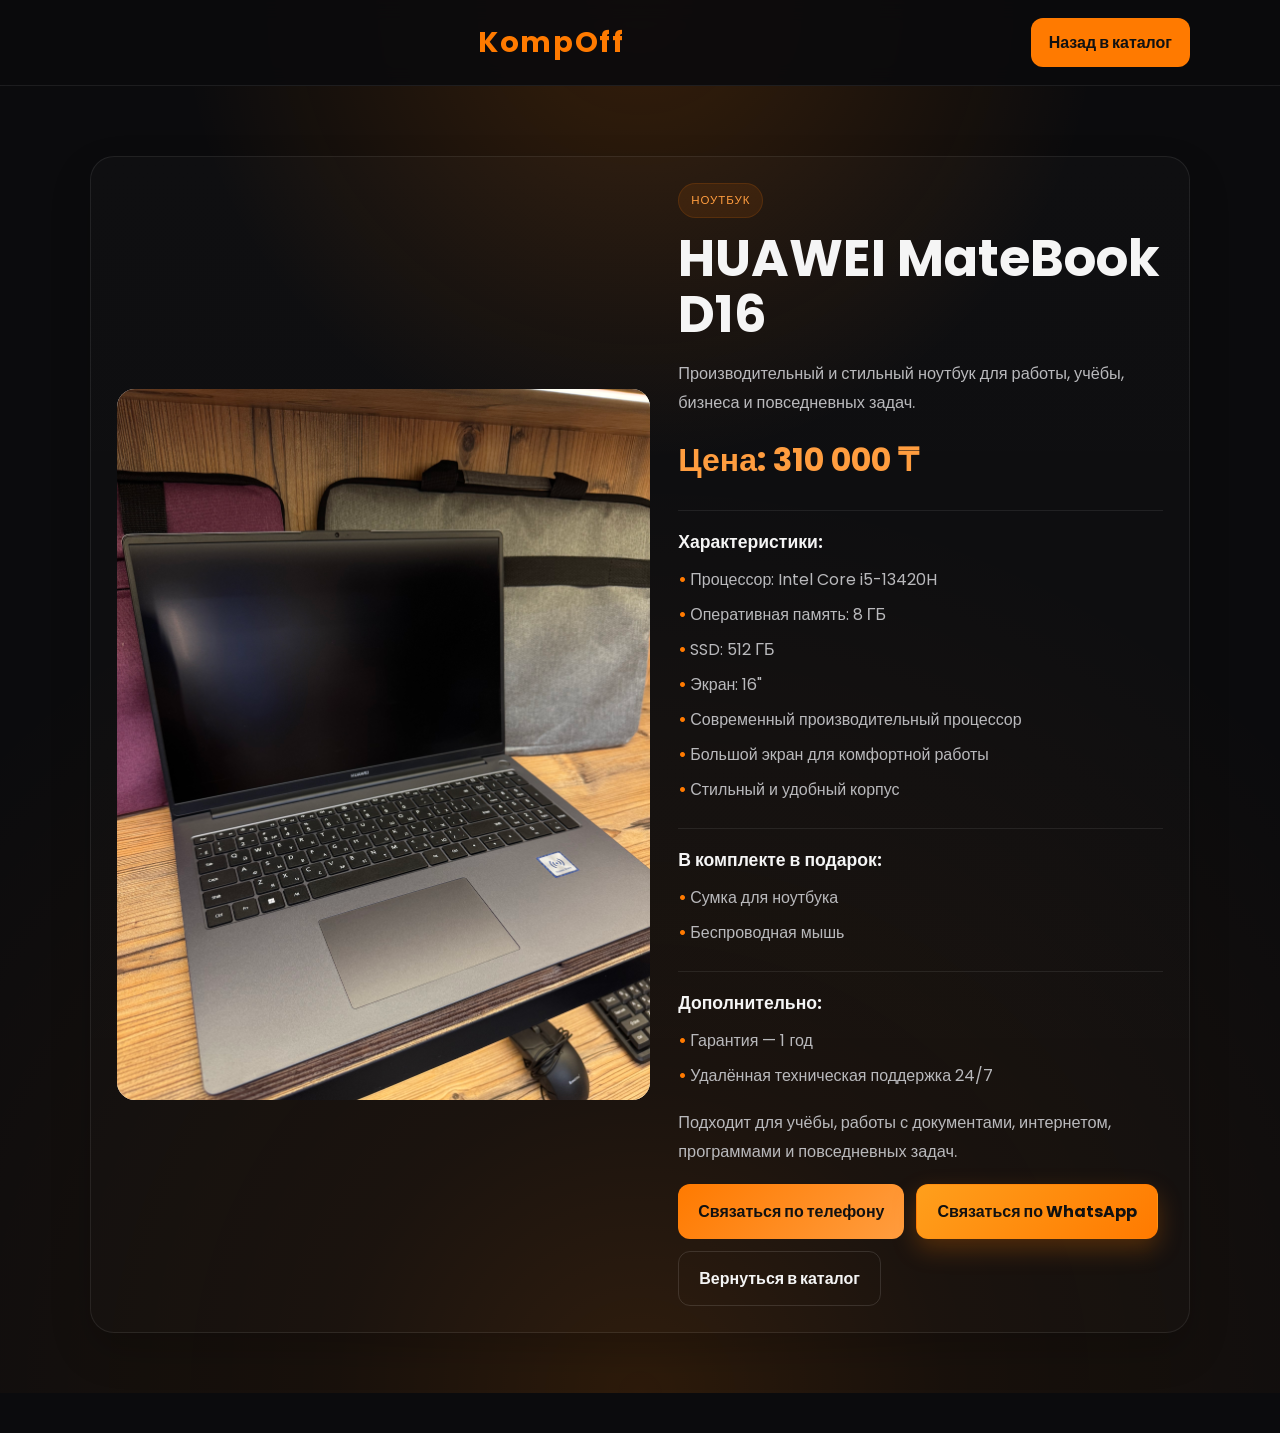
<file: huawei-d16.html>
<!doctype html>
<html lang="ru">
<head>
  <meta charset="utf-8">
  <meta name="viewport" content="width=device-width, initial-scale=1">
  <title>HUAWEI D16 — KompOff</title>
  <link rel="preconnect" href="https://fonts.googleapis.com">
  <link rel="preconnect" href="https://fonts.gstatic.com" crossorigin>
  <link href="https://fonts.googleapis.com/css2?family=Poppins:wght@300;400;600;700&display=swap" rel="stylesheet">
  <link rel="stylesheet" href="styles.css">
  <style>
    body {
      background:
        radial-gradient(circle at bottom, rgba(255,122,0,0.14), rgba(255,122,0,0.06) 20%, transparent 60%),
        radial-gradient(circle at top, rgba(255,122,0,0.18), transparent 30%),
        #0b0b0d;
    }

    .product-page {
      max-width: 1100px;
      margin: 40px auto;
      padding: 30px 0 60px;
    }

    .product-detail {
      display: grid;
      grid-template-columns: 1.1fr 1fr;
      gap: 28px;
      align-items: center;
      background: linear-gradient(180deg, rgba(255,255,255,0.02), rgba(255,255,255,0.01));
      border: 1px solid rgba(255,255,255,0.08);
      border-radius: 24px;
      padding: 26px;
      box-shadow: 0 18px 40px rgba(0,0,0,0.18);
    }

    .product-detail-image {
      width: 100%;
      min-height: 420px;
      display: flex;
      align-items: center;
      justify-content: center;
      border-radius: 18px;
      background: linear-gradient(180deg, #f3f3f3, #e9e9e9);
      overflow: hidden;
    }

    .product-detail-image img {
      width: 100%;
      height: 100%;
      object-fit: contain;
      display: block;
    }

    .detail-info {
      color: var(--text);
    }

    .detail-kicker {
      display: inline-block;
      background: rgba(255,122,0,0.1);
      color: var(--accent-2);
      border: 1px solid rgba(255,122,0,0.15);
      border-radius: 999px;
      padding: 8px 12px;
      font-size: 0.72rem;
      letter-spacing: 0.08em;
      text-transform: uppercase;
      margin-bottom: 12px;
    }

    .detail-info h1 {
      font-size: clamp(2.2rem, 4vw, 3.2rem);
      margin: 0 0 14px;
      line-height: 1.1;
    }

    .detail-description {
      color: var(--muted);
      font-size: 1.02rem;
      line-height: 1.8;
      margin-bottom: 18px;
    }

    .detail-price {
      font-size: 2rem;
      font-weight: 700;
      color: var(--accent-2);
      margin: 18px 0 20px;
    }

    .detail-section {
      margin-top: 26px;
      padding-top: 18px;
      border-top: 1px solid rgba(255,255,255,0.08);
    }

    .detail-section h3 {
      margin: 0 0 12px;
      font-size: 1.1rem;
      color: var(--text);
    }

    .detail-features,
    .detail-bonus,
    .detail-extra {
      list-style: none;
      padding: 0;
      margin: 0;
      display: grid;
      gap: 10px;
      color: var(--muted);
    }

    .detail-features li::before,
    .detail-bonus li::before,
    .detail-extra li::before {
      content: "• ";
      color: var(--accent);
      font-weight: 700;
    }

    .detail-actions {
      display: flex;
      flex-wrap: wrap;
      gap: 12px;
      margin-top: 18px;
    }

    .detail-btn {
      display: inline-flex;
      align-items: center;
      justify-content: center;
      text-decoration: none;
      border-radius: 12px;
      padding: 14px 20px;
      font-weight: 700;
    }

    .detail-btn.primary {
      background: linear-gradient(135deg, var(--accent), var(--accent-2));
      color: #111;
    }

    .detail-btn.secondary {
      border: 1px solid rgba(255,255,255,0.12);
      color: var(--text);
      background: transparent;
    }

    .detail-btn.whatsapp {
      background: linear-gradient(135deg, #ff9f1c, #ff7a00);
      color: #111;
      border: 1px solid rgba(255,122,0,0.25);
      box-shadow: 0 10px 24px rgba(255, 122, 0, 0.25);
    }

    @media (max-width: 760px) {
      .product-detail {
        grid-template-columns: 1fr;
      }

      .product-detail-image {
        min-height: 280px;
      }
    }
  </style>
</head>
<body>
  <header class="topbar">
    <div class="container nav">
      <div class="brand">KompOff</div>
      <a class="call-btn" href="index.html">Назад в каталог</a>
    </div>
  </header>

  <main class="product-page container">
    <section class="product-detail">
      <div class="product-detail-image">
        <img src="assets/IMG_2234.jpg" alt="HUAWEI D16">
      </div>

      <div class="detail-info">
        <span class="detail-kicker">Ноутбук</span>
        <h1>HUAWEI MateBook D16</h1>
        <p class="detail-description">
          Производительный и стильный ноутбук для работы, учёбы, бизнеса и повседневных задач.
        </p>
        <div class="detail-price">Цена: 310 000 ₸</div>

        <div class="detail-section">
          <h3>Характеристики:</h3>
          <ul class="detail-features">
            <li>Процессор: Intel Core i5-13420H</li>
            <li>Оперативная память: 8 ГБ</li>
            <li>SSD: 512 ГБ</li>
            <li>Экран: 16&quot;</li>
            <li>Современный производительный процессор</li>
            <li>Большой экран для комфортной работы</li>
            <li>Стильный и удобный корпус</li>
          </ul>
        </div>

        <div class="detail-section">
          <h3>В комплекте в подарок:</h3>
          <ul class="detail-bonus">
            <li>Сумка для ноутбука</li>
            <li>Беспроводная мышь</li>
          </ul>
        </div>

        <div class="detail-section">
          <h3>Дополнительно:</h3>
          <ul class="detail-extra">
            <li>Гарантия — 1 год</li>
            <li>Удалённая техническая поддержка 24/7</li>
          </ul>
        </div>

        <p class="detail-description" style="margin-top: 20px;">
          Подходит для учёбы, работы с документами, интернетом, программами и повседневных задач.
        </p>

        <div class="detail-actions">
          <a class="detail-btn primary" href="tel:+77077108845">Связаться по телефону</a>
          <a class="detail-btn whatsapp" href="http://wa.me/77077108845" target="_blank" rel="noreferrer">Связаться по WhatsApp</a>
          <a class="detail-btn secondary" href="index.html">Вернуться в каталог</a>
        </div>
      </div>
    </section>
  </main>
</body>
</html>
</file>
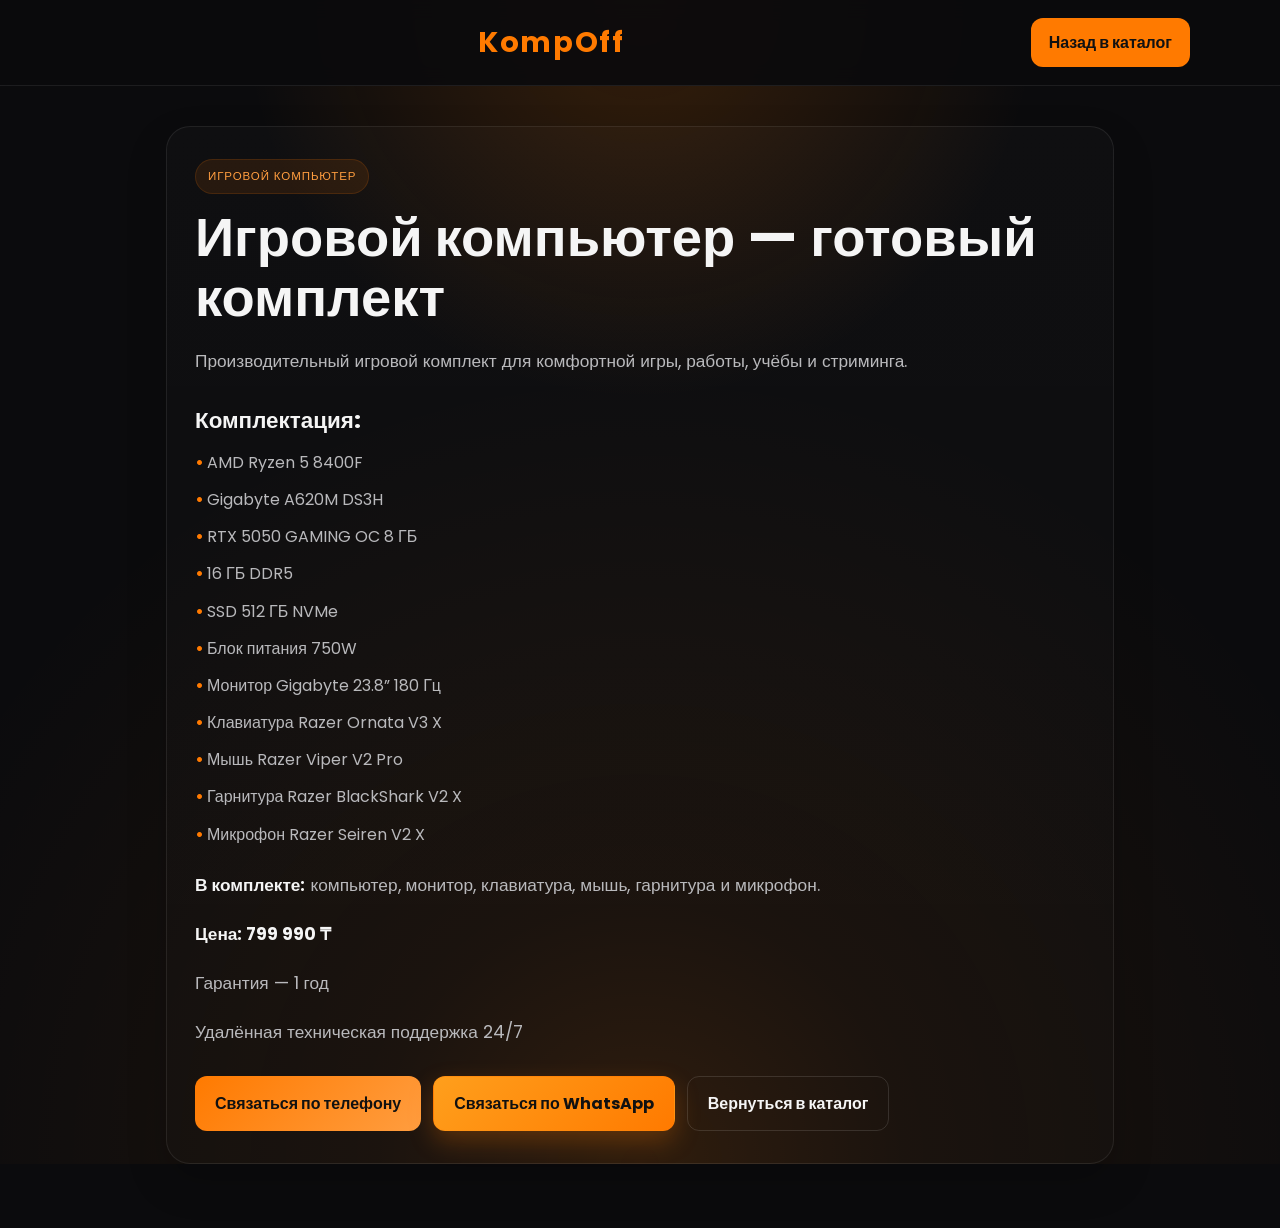
<file: igrovoy-kompyuter.html>
<!doctype html>
<html lang="ru">
<head>
  <meta charset="utf-8">
  <meta name="viewport" content="width=device-width, initial-scale=1">
  <title>Игровой компьютер — KompOff</title>
  <link rel="preconnect" href="https://fonts.googleapis.com">
  <link rel="preconnect" href="https://fonts.gstatic.com" crossorigin>
  <link href="https://fonts.googleapis.com/css2?family=Poppins:wght@300;400;600;700&display=swap" rel="stylesheet">
  <link rel="stylesheet" href="styles.css">
  <style>
    body {
      background:
        radial-gradient(circle at bottom, rgba(255,122,0,0.14), rgba(255,122,0,0.06) 20%, transparent 60%),
        radial-gradient(circle at top, rgba(255,122,0,0.18), transparent 30%),
        #0b0b0d;
    }

    .page-shell {
      max-width: 980px;
      margin: 40px auto 64px;
      padding: 0 16px;
    }

    .detail-panel {
      background: linear-gradient(180deg, rgba(255,255,255,0.02), rgba(255,255,255,0.01));
      border: 1px solid rgba(255,255,255,0.08);
      border-radius: 24px;
      padding: 32px 28px;
      box-shadow: 0 18px 40px rgba(0,0,0,0.18);
    }

    .detail-kicker {
      display: inline-block;
      background: rgba(255,122,0,0.1);
      color: var(--accent-2);
      border: 1px solid rgba(255,122,0,0.15);
      border-radius: 999px;
      padding: 8px 12px;
      font-size: 0.72rem;
      letter-spacing: 0.08em;
      text-transform: uppercase;
      margin-bottom: 14px;
    }

    h1 {
      margin: 0 0 18px;
      font-size: clamp(2.2rem, 5vw, 3.4rem);
      line-height: 1.1;
    }

    .lead {
      color: var(--muted);
      font-size: 1.08rem;
      line-height: 1.8;
      margin: 0 0 18px;
    }

    .detail-panel h2 {
      margin: 26px 0 12px;
      font-size: 1.4rem;
    }

    .detail-panel ul {
      list-style: none;
      padding: 0;
      margin: 0;
      display: grid;
      gap: 10px;
      color: var(--muted);
      line-height: 1.7;
    }

    .detail-panel li::before {
      content: "• ";
      color: var(--accent);
      font-weight: 700;
    }

    .detail-panel strong {
      color: var(--text);
    }

    .cta-row {
      margin-top: 28px;
      display: flex;
      flex-wrap: wrap;
      gap: 12px;
    }

    .detail-btn {
      display: inline-flex;
      align-items: center;
      justify-content: center;
      text-decoration: none;
      border-radius: 12px;
      padding: 14px 20px;
      font-weight: 700;
      transition: transform 0.2s ease;
    }

    .detail-btn:hover {
      transform: translateY(-1px);
    }

    .detail-btn.primary {
      background: linear-gradient(135deg, var(--accent), var(--accent-2));
      color: #111;
    }

    .detail-btn.whatsapp {
      background: linear-gradient(135deg, #ff9f1c, #ff7a00);
      color: #111;
      border: 1px solid rgba(255,122,0,0.25);
      box-shadow: 0 10px 24px rgba(255, 122, 0, 0.25);
    }

    .detail-btn.secondary {
      border: 1px solid rgba(255,255,255,0.12);
      color: var(--text);
      background: transparent;
    }
  </style>
</head>
<body>
  <header class="topbar">
    <div class="container nav">
      <div class="brand">KompOff</div>
      <a class="call-btn" href="index.html">Назад в каталог</a>
    </div>
  </header>

  <main class="page-shell">
    <section class="detail-panel">
      <span class="detail-kicker">Игровой компьютер</span>
      <h1>Игровой компьютер — готовый комплект</h1>

      <p class="lead">
        Производительный игровой комплект для комфортной игры, работы, учёбы и стриминга.
      </p>

      <h2>Комплектация:</h2>
      <ul>
        <li>AMD Ryzen 5 8400F</li>
        <li>Gigabyte A620M DS3H</li>
        <li>RTX 5050 GAMING OC 8 ГБ</li>
        <li>16 ГБ DDR5</li>
        <li>SSD 512 ГБ NVMe</li>
        <li>Блок питания 750W</li>
        <li>Монитор Gigabyte 23.8” 180 Гц</li>
        <li>Клавиатура Razer Ornata V3 X</li>
        <li>Мышь Razer Viper V2 Pro</li>
        <li>Гарнитура Razer BlackShark V2 X</li>
        <li>Микрофон Razer Seiren V2 X</li>
      </ul>

      <p class="lead" style="margin-top: 22px;">
        <strong>В комплекте:</strong> компьютер, монитор, клавиатура, мышь, гарнитура и микрофон.
      </p>

      <p class="lead"><strong>Цена: 799 990 ₸</strong></p>
      <p class="lead">Гарантия — 1 год</p>
      <p class="lead">Удалённая техническая поддержка 24/7</p>

      <div class="cta-row">
        <a class="detail-btn primary" href="tel:+77077108845">Связаться по телефону</a>
        <a class="detail-btn whatsapp" href="http://wa.me/77077108845" target="_blank" rel="noreferrer">Связаться по WhatsApp</a>
        <a class="detail-btn secondary" href="index.html">Вернуться в каталог</a>
      </div>
    </section>
  </main>
</body>
</html>
</file>
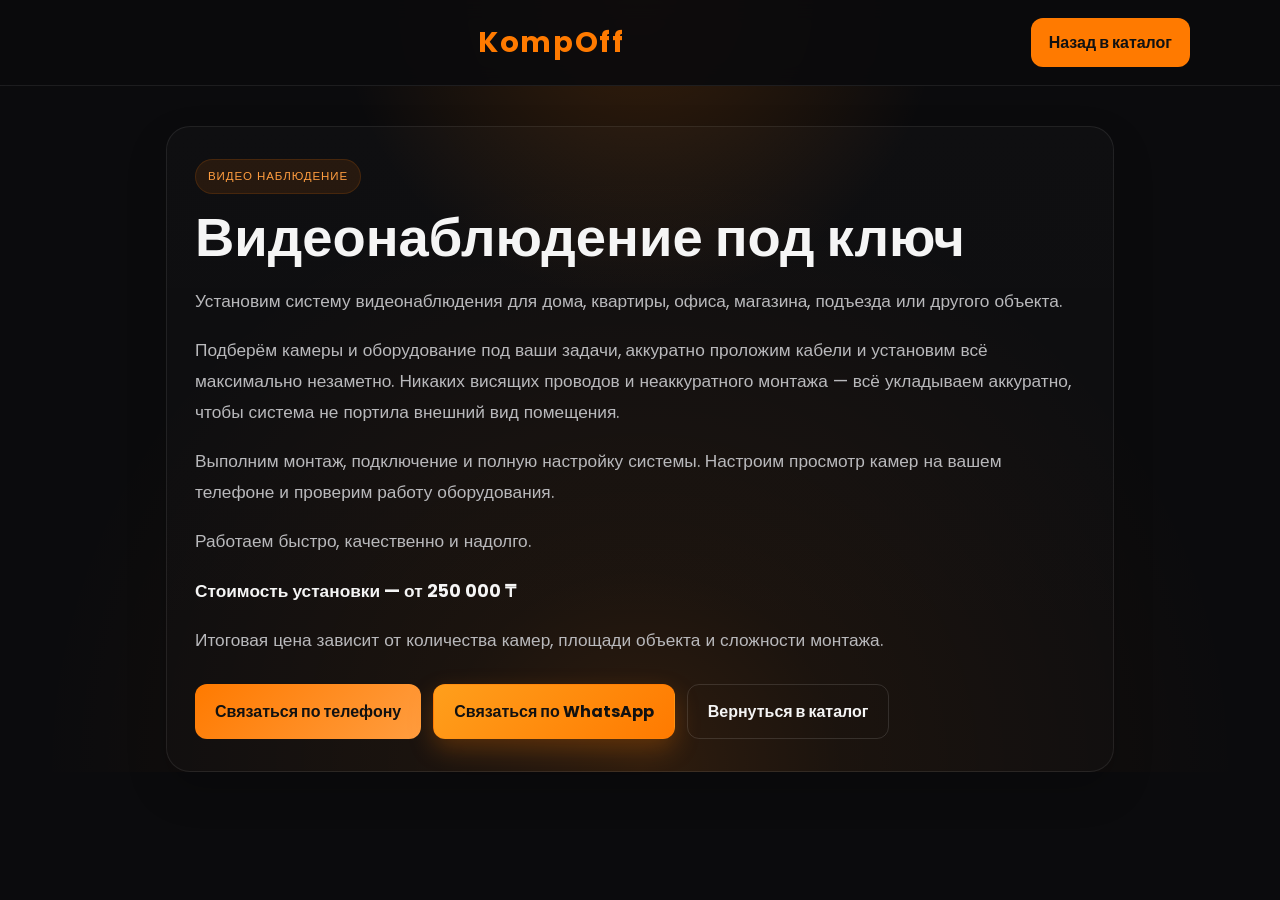
<file: videonablyudenie-pod-klyuch.html>
<!doctype html>
<html lang="ru">
<head>
  <meta charset="utf-8">
  <meta name="viewport" content="width=device-width, initial-scale=1">
  <title>Видеонаблюдение под ключ — KompOff</title>
  <link rel="preconnect" href="https://fonts.googleapis.com">
  <link rel="preconnect" href="https://fonts.gstatic.com" crossorigin>
  <link href="https://fonts.googleapis.com/css2?family=Poppins:wght@300;400;600;700&display=swap" rel="stylesheet">
  <link rel="stylesheet" href="styles.css">
  <style>
    body {
      background:
        radial-gradient(circle at bottom, rgba(255,122,0,0.14), rgba(255,122,0,0.06) 20%, transparent 60%),
        radial-gradient(circle at top, rgba(255,122,0,0.18), transparent 30%),
        #0b0b0d;
    }

    .page-shell {
      max-width: 980px;
      margin: 40px auto 64px;
      padding: 0 16px;
    }

    .detail-panel {
      background: linear-gradient(180deg, rgba(255,255,255,0.02), rgba(255,255,255,0.01));
      border: 1px solid rgba(255,255,255,0.08);
      border-radius: 24px;
      padding: 32px 28px;
      box-shadow: 0 18px 40px rgba(0,0,0,0.18);
    }

    .detail-kicker {
      display: inline-block;
      background: rgba(255,122,0,0.1);
      color: var(--accent-2);
      border: 1px solid rgba(255,122,0,0.15);
      border-radius: 999px;
      padding: 8px 12px;
      font-size: 0.72rem;
      letter-spacing: 0.08em;
      text-transform: uppercase;
      margin-bottom: 14px;
    }

    h1 {
      margin: 0 0 18px;
      font-size: clamp(2.2rem, 5vw, 3.4rem);
      line-height: 1.1;
    }

    .lead {
      color: var(--muted);
      font-size: 1.08rem;
      line-height: 1.8;
      margin: 0 0 18px;
    }

    .detail-panel h2 {
      margin: 26px 0 12px;
      font-size: 1.4rem;
    }

    .detail-panel ul {
      list-style: none;
      padding: 0;
      margin: 0;
      display: grid;
      gap: 10px;
      color: var(--muted);
      line-height: 1.7;
    }

    .detail-panel li::before {
      content: "• ";
      color: var(--accent);
      font-weight: 700;
    }

    .detail-panel strong {
      color: var(--text);
    }

    .cta-row {
      margin-top: 28px;
      display: flex;
      flex-wrap: wrap;
      gap: 12px;
    }

    .detail-btn {
      display: inline-flex;
      align-items: center;
      justify-content: center;
      text-decoration: none;
      border-radius: 12px;
      padding: 14px 20px;
      font-weight: 700;
      transition: transform 0.2s ease;
    }

    .detail-btn:hover {
      transform: translateY(-1px);
    }

    .detail-btn.primary {
      background: linear-gradient(135deg, var(--accent), var(--accent-2));
      color: #111;
    }

    .detail-btn.whatsapp {
      background: linear-gradient(135deg, #ff9f1c, #ff7a00);
      color: #111;
      border: 1px solid rgba(255,122,0,0.25);
      box-shadow: 0 10px 24px rgba(255, 122, 0, 0.25);
    }

    .detail-btn.secondary {
      border: 1px solid rgba(255,255,255,0.12);
      color: var(--text);
      background: transparent;
    }
  </style>
</head>
<body>
  <header class="topbar">
    <div class="container nav">
      <div class="brand">KompOff</div>
      <a class="call-btn" href="index.html">Назад в каталог</a>
    </div>
  </header>

  <main class="page-shell">
    <section class="detail-panel">
      <span class="detail-kicker">Видео наблюдение</span>
      <h1>Видеонаблюдение под ключ</h1>

      <p class="lead">
        Установим систему видеонаблюдения для дома, квартиры, офиса, магазина, подъезда или другого объекта.
      </p>

      <p class="lead">
        Подберём камеры и оборудование под ваши задачи, аккуратно проложим кабели и установим всё максимально незаметно. Никаких висящих проводов и неаккуратного монтажа — всё укладываем аккуратно, чтобы система не портила внешний вид помещения.
      </p>

      <p class="lead">
        Выполним монтаж, подключение и полную настройку системы. Настроим просмотр камер на вашем телефоне и проверим работу оборудования.
      </p>

      <p class="lead">
        Работаем быстро, качественно и надолго.
      </p>

      <p class="lead"><strong>Стоимость установки — от 250 000 ₸</strong></p>

      <p class="lead">
        Итоговая цена зависит от количества камер, площади объекта и сложности монтажа.
      </p>

      <div class="cta-row">
        <a class="detail-btn primary" href="tel:+77077108845">Связаться по телефону</a>
        <a class="detail-btn whatsapp" href="http://wa.me/77077108845" target="_blank" rel="noreferrer">Связаться по WhatsApp</a>
        <a class="detail-btn secondary" href="index.html">Вернуться в каталог</a>
      </div>
    </section>
  </main>
</body>
</html>
</file>
<file: styles.css>
:root {
  --bg: #0b0b0d;
  --panel: #141417;
  --panel-2: #1b1b20;
  --text: #f5f5f5;
  --muted: #b9b9bc;
  --accent: #ff7a00;
  --accent-2: #ff9d3f;
  --line: rgba(255,255,255,0.08);
}

* { box-sizing: border-box; }

html, body {
  margin: 0;
  min-height: 100%;
  background: var(--bg);
  color: var(--text);
  font-family: 'Poppins', sans-serif;
}

body {
  position: relative;
  isolation: isolate;
  background:
    radial-gradient(circle at 16% 12%, rgba(255,170,92,0.52), transparent 16%),
    radial-gradient(circle at 78% 10%, rgba(255,131,47,0.42), transparent 20%),
    radial-gradient(circle at 50% 80%, rgba(255,122,0,0.28), transparent 24%),
    radial-gradient(circle at 50% 100%, rgba(255,168,80,0.18), transparent 36%),
    linear-gradient(180deg, #040405 0%, #09090c 28%, #050507 100%);
  background-attachment: fixed;
}

.ambient-backdrop {
  position: fixed;
  inset: 0;
  pointer-events: none;
  overflow: hidden;
  z-index: 0;
}

.ambient {
  position: absolute;
  display: block;
  filter: blur(42px);
  opacity: 0.92;
}

.blob-one {
  left: -12vw;
  top: 2vh;
  width: 44vw;
  height: 44vw;
  max-width: 700px;
  max-height: 700px;
  border-radius: 39% 61% 53% 47% / 48% 40% 60% 52%;
  background: radial-gradient(circle at 30% 30%, rgba(255, 210, 160, 0.7), rgba(255, 142, 57, 0.52) 26%, rgba(255, 92, 0, 0.12) 64%, transparent 78%);
  transform: rotate(-18deg);
}

.blob-two {
  right: -12vw;
  top: 16vh;
  width: 38vw;
  height: 38vw;
  max-width: 640px;
  max-height: 640px;
  border-radius: 58% 42% 46% 54% / 52% 58% 42% 48%;
  background: radial-gradient(circle at 40% 40%, rgba(255, 200, 130, 0.7), rgba(255, 133, 48, 0.48) 24%, rgba(255, 101, 17, 0.1) 62%, transparent 78%);
  transform: rotate(20deg);
}

.blob-three {
  left: 20vw;
  bottom: -12vh;
  width: 52vw;
  height: 28vw;
  max-width: 760px;
  max-height: 420px;
  border-radius: 45% 55% 58% 42% / 60% 38% 62% 40%;
  background: radial-gradient(circle at 50% 50%, rgba(255, 178, 108, 0.58), rgba(255, 124, 44, 0.38) 28%, rgba(255, 104, 17, 0.08) 60%, transparent 76%);
  transform: rotate(10deg);
}

.glow-line {
  position: absolute;
  height: 2px;
  border-radius: 999px;
  background: linear-gradient(90deg, transparent, rgba(255,166,84,0.95), rgba(255,128,40,0.75), transparent);
  box-shadow: 0 0 18px rgba(255, 143, 42, 0.8);
}

.glow-line-one {
  left: 8vw;
  top: 52vh;
  width: 34vw;
  transform: rotate(18deg);
}

.glow-line-two {
  right: 12vw;
  top: 42vh;
  width: 28vw;
  transform: rotate(-16deg);
}

main,
.footer {
  position: relative;
  z-index: 1;
}

.container {
  width: min(1100px, calc(100% - 32px));
  margin: 0 auto;
}

.topbar {
  border-bottom: 1px solid var(--line);
  background: rgba(11,11,13,0.9);
  position: sticky;
  top: 0;
  backdrop-filter: blur(10px);
  z-index: 10;
  transition: transform 0.25s ease, opacity 0.25s ease;
}

.topbar.is-hidden {
  transform: translateY(-120%);
  opacity: 0;
}

.topbar.is-visible {
  transform: translateY(0);
  opacity: 1;
}

.nav {
  display: flex;
  align-items: center;
  justify-content: space-between;
  gap: 18px;
  padding: 18px 0;
}

.brand {
  flex: 1;
  text-align: center;
  font-size: 1.8rem;
  font-weight: 700;
  letter-spacing: 0.06em;
  color: var(--accent);
}

.main-nav {
  display: flex;
  align-items: center;
  gap: 18px;
  flex-wrap: wrap;
}

.main-nav a {
  color: var(--muted);
  text-decoration: none;
  font-weight: 600;
  transition: color 0.2s ease;
}

.main-nav a:hover {
  color: var(--text);
}


.call-btn, .btn, .map-btn, .mini-link {
  display: inline-flex;
  align-items: center;
  justify-content: center;
  text-decoration: none;
  border-radius: 12px;
  transition: transform 0.2s ease, opacity 0.2s ease;
}

.mobile-menu-toggle {
  display: none;
  flex-direction: column;
  align-items: center;
  justify-content: center;
  width: 42px;
  height: 42px;
  border: 2px solid rgba(255, 122, 0, 0.8);
  border-radius: 12px;
  background: rgba(255, 122, 0, 0.06);
  color: var(--accent);
  cursor: pointer;
  padding: 9px 10px;
  margin-right: auto;
  position: relative;
  transition: transform 0.2s ease, border-color 0.2s ease, background 0.2s ease, box-shadow 0.2s ease;
  box-shadow: 0 0 0 1px rgba(255,122,0,0.14), 0 0 18px rgba(255,122,0,0.18);
}

.mobile-menu-toggle::before {
  content: "";
  position: absolute;
  inset: 3px;
  border-radius: 10px;
  background: linear-gradient(135deg, rgba(255, 174, 94, 0.18), rgba(255, 122, 0, 0.02));
  opacity: 0.7;
}

.mobile-menu-toggle:hover {
  background: rgba(255, 122, 0, 0.14);
  border-color: rgba(255, 122, 0, 1);
  box-shadow: 0 0 0 1px rgba(255,122,0,0.26), 0 0 22px rgba(255,122,0,0.26);
  transform: translateY(-1px);
}

.mobile-menu-toggle:hover::before {
  opacity: 1;
}

.burger-mark,
.home-mark {
  position: relative;
  z-index: 1;
  display: flex;
  flex-direction: column;
  align-items: center;
  justify-content: center;
  width: 100%;
  height: 100%;
}

.burger-mark .bar {
  display: block;
  width: 100%;
  height: 2px;
  border-radius: 999px;
  background: var(--accent);
  margin: 5px 0;
  transition: transform 0.25s ease, opacity 0.2s ease, background 0.2s ease;
}

.home-mark {
  position: absolute;
  inset: 0;
  display: flex;
  align-items: center;
  justify-content: center;
  opacity: 1;
  pointer-events: none;
  transition: opacity 0.2s ease, transform 0.2s ease;
  transform: scale(0.82);
}

.burger-mark {
  opacity: 0.9;
}

.home-mark .roof {
  position: absolute;
  width: 14px;
  height: 14px;
  border-left: 2px solid var(--accent);
  border-top: 2px solid var(--accent);
  transform: rotate(45deg) translateY(-2px);
  border-radius: 2px;
  left: 50%;
  top: 10px;
  margin-left: -7px;
}

.home-mark .body {
  position: absolute;
  width: 16px;
  height: 10px;
  border: 2px solid var(--accent);
  border-top: 0;
  border-radius: 2px;
  bottom: 10px;
}

.mobile-menu-toggle.is-open .burger-mark {
  opacity: 0;
}

.mobile-menu-toggle.is-open .home-mark {
  opacity: 1;
  transform: scale(1);
}

.mobile-menu-toggle:not(.is-open) .home-mark {
  opacity: 1;
}

.mobile-menu-toggle.is-open .bar {
  background: var(--accent);
}

.mobile-menu-toggle.is-open .bar:nth-child(1) {
  transform: translateY(7px) rotate(45deg);
}

.mobile-menu-toggle.is-open .bar:nth-child(2) {
  opacity: 0;
}

.mobile-menu-toggle.is-open .bar:nth-child(3) {
  transform: translateY(-7px) rotate(-45deg);
}

.mobile-menu-backdrop {
  position: fixed;
  inset: 0;
  background: rgba(8,8,10,0.5);
  opacity: 0;
  pointer-events: none;
  transition: opacity 0.25s ease;
  z-index: 24;
}

.mobile-menu-backdrop.is-visible {
  opacity: 1;
  pointer-events: auto;
}

.mobile-menu-panel {
  position: fixed;
  top: 0;
  left: 0;
  width: min(82vw, 320px);
  height: 100vh;
  padding: 88px 18px 22px;
  background: rgba(11, 11, 13, 0.97);
  border-right: 1px solid var(--line);
  box-shadow: 18px 0 40px rgba(0,0,0,0.25);
  transform: translateX(-110%);
  transition: transform 0.28s ease;
  z-index: 25;
}

.mobile-menu-panel.is-open {
  transform: translateX(0);
}

.mobile-menu-close {
  position: absolute;
  top: 18px;
  left: 18px;
  width: 42px;
  height: 42px;
  display: flex;
  align-items: center;
  justify-content: center;
  border: 1px solid var(--line);
  border-radius: 12px;
  background: rgba(255,255,255,0.02);
  color: var(--text);
  cursor: pointer;
  opacity: 0;
  pointer-events: none;
  transform: translateX(-12px);
  transition: opacity 0.2s ease, transform 0.2s ease, border-color 0.2s ease;
}

.mobile-menu-panel.is-open .mobile-menu-close {
  opacity: 1;
  pointer-events: auto;
  transform: translateX(0);
}

.mobile-menu-close svg {
  width: 18px;
  height: 18px;
  stroke: currentColor;
  fill: none;
  stroke-width: 2.5;
  stroke-linecap: round;
  stroke-linejoin: round;
}

.mobile-menu-nav {
  display: flex;
  flex-direction: column;
  gap: 12px;
}

.mobile-menu-nav a {
  color: var(--text);
  text-decoration: none;
  border: 1px solid var(--line);
  border-radius: 12px;
  padding: 12px 14px;
  background: rgba(255,255,255,0.02);
  font-weight: 600;
}

.call-btn {
  background: var(--accent);
  color: #111;
  font-weight: 700;
  padding: 12px 18px;
}

.btn {
  padding: 14px 22px;
  font-weight: 600;
  border: 1px solid transparent;
}

.primary {
  background: linear-gradient(135deg, var(--accent), var(--accent-2));
  color: #111;
}

.secondary {
  color: var(--text);
  background: transparent;
  border-color: var(--line);
}

.map-btn, .mini-link {
  background: rgba(255, 122, 0, 0.1);
  color: var(--accent-2);
  border: 1px solid rgba(255, 122, 0, 0.2);
  padding: 11px 14px;
  font-weight: 600;
  margin-top: 16px;
}

.call-btn:hover, .btn:hover, .map-btn:hover, .mini-link:hover {
  transform: translateY(-1px);
}

.card {
  background: linear-gradient(180deg, rgba(17,17,19,0.92), rgba(11,11,13,0.96));
  border: 1px solid rgba(255,255,255,0.08);
  border-radius: 22px;
  box-shadow: 0 18px 40px rgba(0,0,0,0.38), inset 0 1px 0 rgba(255,255,255,0.03);
}

.hero {
  margin-top: 32px;
  display: grid;
  grid-template-columns: 1.5fr 0.9fr;
  gap: 22px;
  padding: 30px;
}

.tag {
  display: inline-block;
  background: rgba(255,122,0,0.1);
  color: var(--accent-2);
  border: 1px solid rgba(255,122,0,0.15);
  border-radius: 999px;
  padding: 8px 12px;
  font-size: 0.76rem;
  letter-spacing: 0.08em;
  text-transform: uppercase;
}

.hero-copy h1 {
  font-size: clamp(2.4rem, 4vw, 4rem);
  line-height: 1.05;
  margin: 18px 0 14px;
}

.hero-copy p {
  margin: 0;
  color: var(--muted);
  max-width: 620px;
  font-size: 1.06rem;
}

.actions {
  display: flex;
  flex-wrap: wrap;
  gap: 14px;
  margin-top: 30px;
}

.hero-panel {
  display: flex;
  align-items: center;
  justify-content: center;
}

.panel-box {
  width: 100%;
  background: linear-gradient(180deg, rgba(18,18,22,0.96), rgba(10,10,12,0.98));
  border: 1px solid rgba(255,255,255,0.08);
  border-radius: 18px;
  padding: 24px;
  box-shadow: inset 0 1px 0 rgba(255,255,255,0.04);
}

.panel-box.split{display:flex;gap:16px;align-items:flex-start}
.panel-box.split .points,.panel-box.split .services-list{flex:1}
.panel-box.split ul{margin:0;padding-left:18px;color:var(--muted)}

.mini-label {
  color: var(--accent-2);
  text-transform: uppercase;
  letter-spacing: 0.08em;
  font-size: 0.75rem;
  margin-bottom: 12px;
}

.panel-box ul {
  list-style: none;
  padding: 0;
  margin: 0;
  display: grid;
  gap: 12px;
  color: var(--text);
}

.panel-box li {
  border-left: 2px solid var(--accent);
  padding-left: 12px;
  color: var(--muted);
}

.cards-grid {
  display: grid;
  grid-template-columns: repeat(3, minmax(0, 1fr));
  gap: 18px;
  margin-top: 24px;
}

.gallery-wrap {
  margin-top: 32px;
}

.why-us {
  margin-top: 32px;
  padding: 28px 26px;
}

.why-us-content {
  display: grid;
  gap: 12px;
}

.why-us-content p {
  margin: 0;
  color: var(--muted);
  line-height: 1.8;
  font-size: 1.02rem;
}

.product-section {
  margin-top: 40px;
}

.section-heading {
  margin-bottom: 18px;
}

.section-heading h2 {
  margin: 10px 0 0;
  font-size: clamp(1.8rem, 2vw, 2.6rem);
}

.gallery-grid {
  display: grid;
  grid-template-columns: repeat(3, minmax(0, 1fr));
  gap: 18px;
}

.product-grid {
  display: grid;
  gap: 20px;
}

.product-grid-laptops {
  grid-template-columns: repeat(5, minmax(0, 1fr));
}

.product-grid-computers {
  grid-template-columns: repeat(2, minmax(0, 1fr));
}

.product-grid-cctv {
  grid-template-columns: repeat(2, minmax(0, 1fr));
}

.product-card {
  display: flex;
  flex-direction: column;
  height: 100%;
  background: linear-gradient(180deg, rgba(15,15,18,0.96), rgba(10,10,12,0.98));
  border: 1px solid rgba(255,255,255,0.08);
  border-radius: 20px;
  overflow: hidden;
  box-shadow: 0 15px 30px rgba(0,0,0,0.25), inset 0 1px 0 rgba(255,255,255,0.04);
}

.product-card-text-only .product-meta {
  padding-top: 22px;
}

.product-image {
  height: 240px;
  display: flex;
  align-items: center;
  justify-content: center;
  border-bottom: 1px solid var(--line);
  background: linear-gradient(135deg, rgba(255,122,0,0.12), rgba(255,255,255,0.03));
  overflow: hidden;
  padding: 0;
}

.product-photo {
  display: block;
  width: 100%;
  height: 100%;
  object-fit: cover;
  object-position: center;
  transform: scale(1.02);
  transform-origin: center;
  filter: contrast(1.08) saturate(1.05) brightness(1.02);
  image-rendering: auto;
}

.gallery-empty {
  min-height: 220px;
  display: flex;
  align-items: center;
  justify-content: center;
  background: linear-gradient(135deg, rgba(255,122,0,0.08), rgba(255,255,255,0.03));
  border: 1px solid var(--line);
  border-radius: 18px;
  box-shadow: 0 18px 40px rgba(0,0,0,0.18);
}

.product-meta {
  display: flex;
  flex: 1;
  flex-direction: column;
  padding: 18px 16px 20px;
}

.product-label {
  margin: 0 0 10px;
  color: var(--accent-2);
  font-size: 0.72rem;
  letter-spacing: 0.08em;
  text-transform: uppercase;
}

.product-meta h3 {
  margin: 0 0 10px;
  font-size: 1.3rem;
}

.product-meta p {
  margin: 0 0 14px;
  color: var(--muted);
  line-height: 1.6;
}

.product-price {
  display: inline-block;
  background: rgba(255,122,0,0.12);
  color: var(--accent-2);
  border: 1px solid rgba(255,122,0,0.18);
  border-radius: 999px;
  padding: 8px 12px;
  font-weight: 700;
  margin-top: auto;
}

.product-actions {
  margin-top: 16px;
}

.product-btn {
  display: inline-flex;
  align-items: center;
  justify-content: center;
  background: linear-gradient(135deg, var(--accent), var(--accent-2));
  color: #111;
  border-radius: 12px;
  text-decoration: none;
  font-weight: 700;
  padding: 11px 16px;
  transition: transform 0.2s ease;
}

.product-btn:hover {
  transform: translateY(-1px);
}

.image-card {
  min-height: 220px;
  border-radius: 18px;
  border: 1px solid var(--line);
  background-size: cover;
  background-position: center;
  box-shadow: 0 18px 40px rgba(0,0,0,0.18);
}

.image-one {
  background-image: linear-gradient(rgba(0,0,0,0.08), rgba(0,0,0,0.12)), url('https://masterpiecer-images.s3.yandex.net/6a438fa2766911eea7923a7ca4cc1bdc:upscaled');
}

.image-two {
  background-image: linear-gradient(rgba(0,0,0,0.18), rgba(0,0,0,0.30)), url('https://images.unsplash.com/photo-1517433456452-f9633a875f6f?auto=format&fit=crop&w=900&q=80');
}

.image-three {
  background-image: linear-gradient(rgba(0,0,0,0.08), rgba(0,0,0,0.12)), url('https://mobile-review.com/all/wp-content/uploads/2021/08/foto-cam-3.jpg');
}

.feature {
  padding: 24px;
}

.feature h3 {
  margin-top: 0;
  margin-bottom: 8px;
  font-size: 1.4rem;
}

.feature p {
  margin: 0;
  color: var(--muted);
  line-height: 1.7;
}

.mini-link {
  display: inline-block;
  margin-top: 18px;
}

.location-box,
.reviews-box {
  margin: 24px 0 40px;
  padding: 24px 26px;
}

.location-box h2,
.reviews-box h2 {
  margin-top: 0;
  margin-bottom: 18px;
}

.location-item {
  display: flex;
  justify-content: space-between;
  align-items: center;
  gap: 18px;
  padding: 18px 0;
  border-top: 1px solid var(--line);
  color: inherit;
  text-decoration: none;
}

.location-item:first-of-type {
  border-top: 0;
}

.location-item p {
  margin: 8px 0 0;
  color: var(--muted);
  line-height: 1.6;
}

.location-link {
  transition: opacity 0.2s ease, transform 0.2s ease;
}

.location-link:hover {
  opacity: 0.95;
  transform: translateY(-1px);
}

.reviews-grid {
  display: grid;
  grid-template-columns: repeat(3, minmax(0, 1fr));
  gap: 18px;
}

.review-card {
  background: rgba(255,255,255,0.02);
  border: 1px solid var(--line);
  border-radius: 16px;
  padding: 20px;
}

.stars {
  color: var(--accent);
  letter-spacing: 0.15em;
  margin-bottom: 12px;
}

.review-card p {
  color: var(--muted);
  line-height: 1.7;
  margin: 0 0 12px;
}

.review-card span {
  color: var(--text);
  font-size: 0.9rem;
  opacity: 0.8;
}

.contact-box h2 {
  margin-top: 0;
  margin-bottom: 18px;
}

.contact-row {
  display: flex;
  align-items: center;
  justify-content: space-between;
  gap: 18px;
  padding: 14px 0;
  border-top: 1px solid var(--line);
}

.contact-row:first-of-type {
  border-top: none;
}

.contact-row span {
  color: var(--muted);
  min-width: 120px;
}

.contact-row a, .contact-row strong {
  color: var(--text);
  text-decoration: none;
  font-weight: 600;
}

.contact-row button {
  background: var(--accent);
  color: #111;
  border: none;
  border-radius: 10px;
  padding: 10px 14px;
  font-weight: 700;
  cursor: pointer;
}

.footer {
  border-top: 1px solid var(--line);
  padding: 20px 0 36px;
  color: var(--muted);
  text-align: center;
}

@media (max-width: 1100px) {
  .product-grid-laptops {
    grid-template-columns: repeat(3, minmax(0, 1fr));
  }
}

@media (max-width: 900px) {
  .mobile-menu-toggle {
    display: inline-flex;
  }

  .main-nav {
    display: none;
  }

  .call-btn {
    display: none;
  }
}

@media (max-width: 560px) {
  .topbar {
    position: fixed;
    left: 0;
    right: 0;
    top: 0;
    width: 100%;
    z-index: 30;
  }

  .hero {
    grid-template-columns: 1fr;
    padding: 22px 18px;
    margin-top: 88px;
  }

  .nav {
    flex-wrap: nowrap;
    justify-content: space-between;
  }

  .brand {
    order: 2;
    margin-left: auto;
    margin-right: auto;
  }

  .cards-grid,
  .gallery-grid,
  .reviews-grid,
  .product-grid-laptops,
  .product-grid-computers {
    grid-template-columns: 1fr;
  }

  .location-item {
    flex-direction: column;
    align-items: flex-start;
    gap: 12px;
  }

  .brand {
    font-size: 1.4rem;
  }
}
</file>
